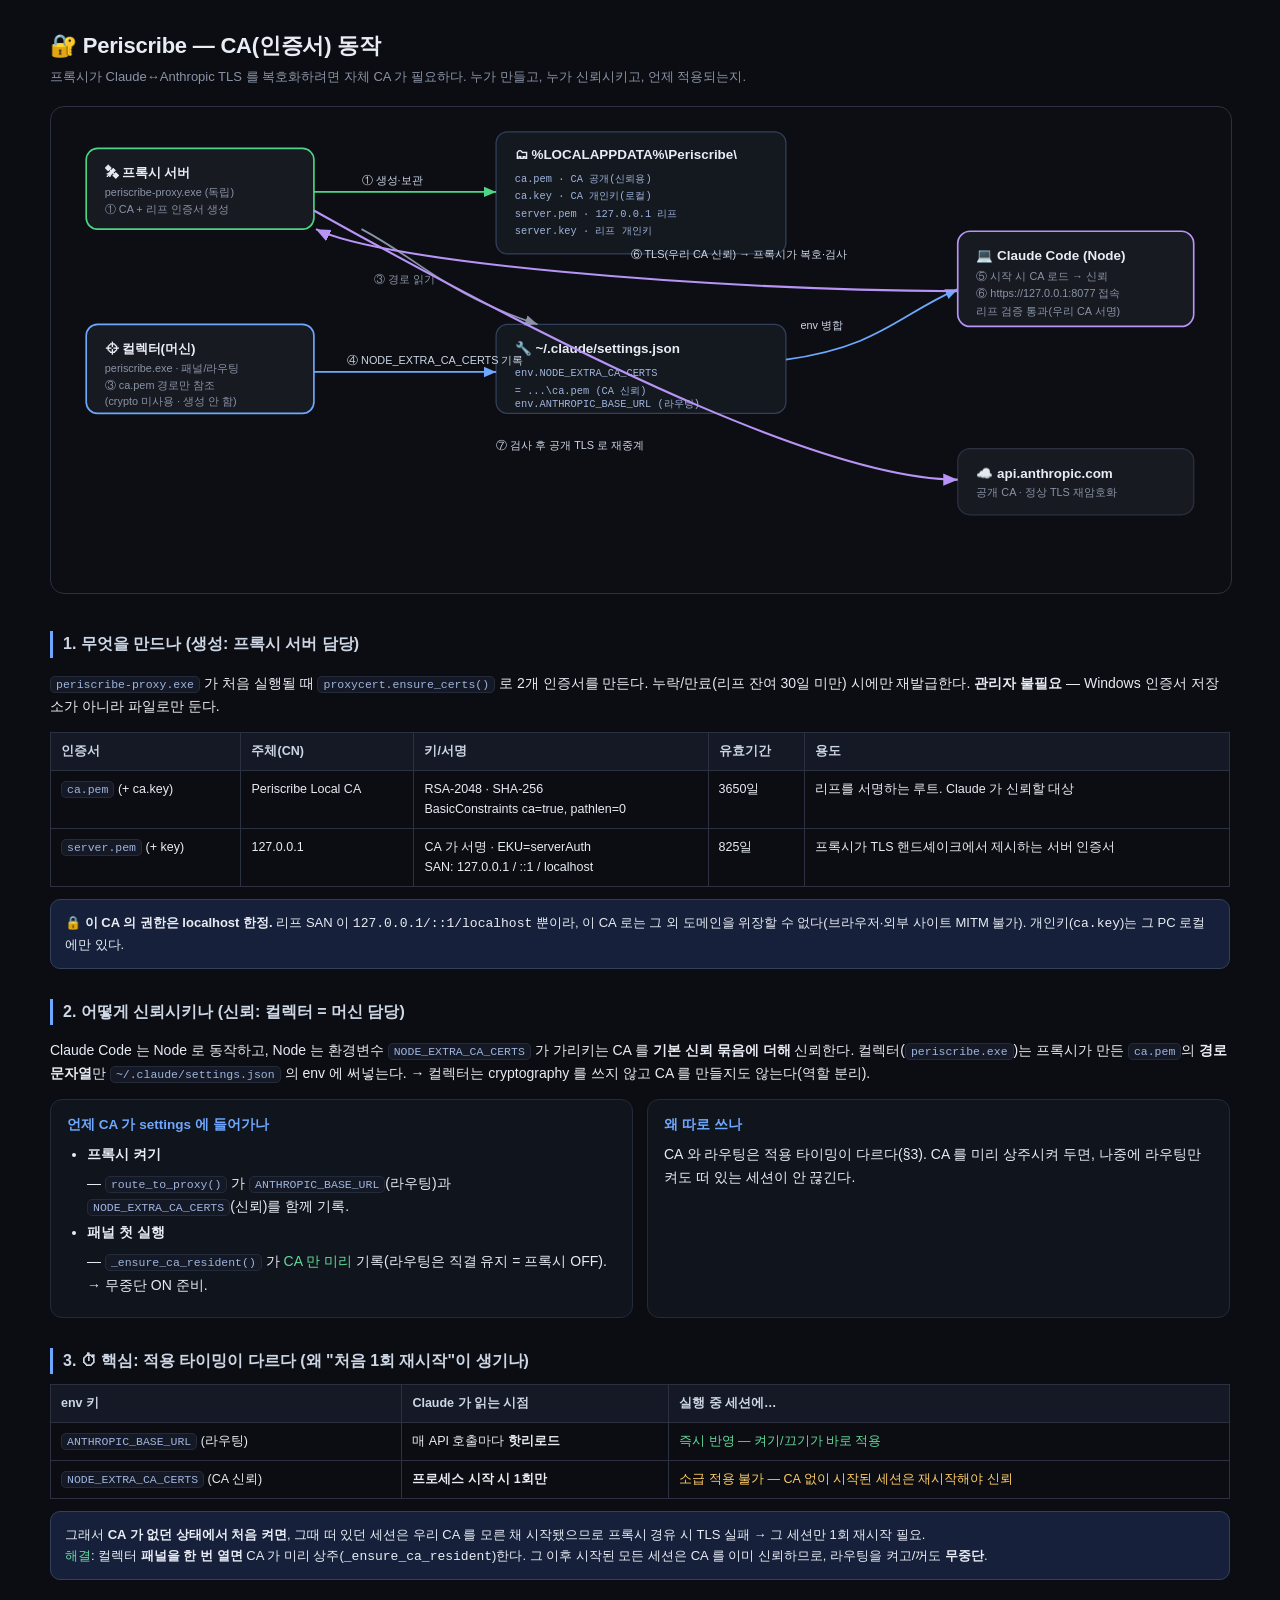
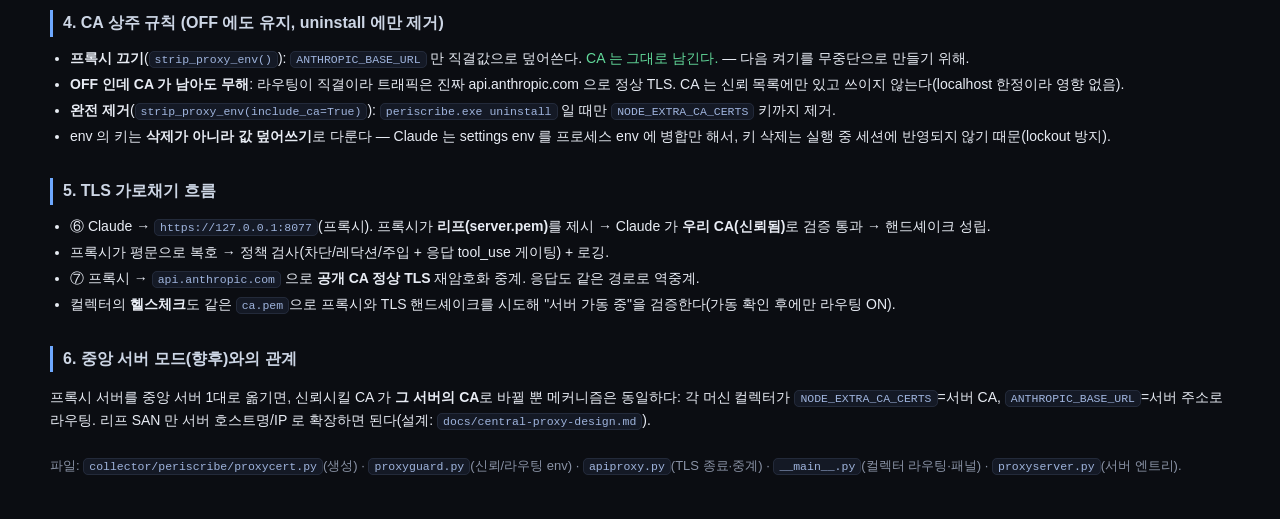
<file: docs/ca-behavior.html>
<!doctype html>
<html lang="ko">
<head>
<meta charset="utf-8">
<meta name="viewport" content="width=device-width, initial-scale=1">
<title>Periscribe — CA(인증서) 동작</title>
<style>
  body{margin:0;background:#0b0d12;color:#e8ecf4;font:14px/1.65 -apple-system,Segoe UI,Roboto,'Malgun Gothic',sans-serif;padding:28px 22px}
  .wrap{max-width:1180px;margin:0 auto}
  h1{font-size:22px;margin:0 0 2px;letter-spacing:-.01em}
  h2{font-size:16px;margin:30px 0 10px;color:#cdd6e5;border-left:3px solid #6ea8fe;padding-left:10px}
  .sub{color:#8a93a6;margin:0 0 18px;font-size:13px}
  svg{width:100%;height:auto;background:#0c0e13;border:1px solid #2b3140;border-radius:14px}
  .node{fill:#171a21;stroke:#2b3140;stroke-width:1.2}
  .node.proxy{stroke:#4cd585;stroke-width:1.6}
  .node.col{stroke:#6ea8fe;stroke-width:1.6}
  .node.claude{stroke:#b794f6;stroke-width:1.6}
  .node.file{fill:#14181f;stroke:#33405c}
  .ntitle{fill:#e8ecf4;font-weight:700;font-size:13px}
  .nsub{fill:#8a93a6;font-size:10.5px}
  .edge{stroke:#8a93a6;stroke-width:1.7;fill:none;marker-end:url(#a)}
  .edge.gen{stroke:#4cd585;marker-end:url(#ag)}
  .edge.trust{stroke:#6ea8fe;marker-end:url(#ab)}
  .edge.tls{stroke:#b794f6;stroke-width:2;marker-end:url(#ap)}
  .el{fill:#cdd6e5;font-size:10.5px}
  .el.dim{fill:#8a93a6}
  .mono{font-family:ui-monospace,Consolas,monospace;font-size:10px;fill:#9fb4dd}
  table{border-collapse:collapse;width:100%;margin:6px 0 4px;font-size:12.5px}
  th,td{border:1px solid #2b3140;padding:8px 10px;text-align:left;vertical-align:top}
  th{background:#141925;color:#cdd6e5;font-weight:600}
  td code,p code,li code{background:#141925;border:1px solid #232a3a;border-radius:5px;padding:1px 5px;font-family:ui-monospace,Consolas,monospace;font-size:11.5px;color:#9fb4dd}
  .grid{display:grid;grid-template-columns:1fr 1fr;gap:14px;margin-top:8px}
  .box{background:#10141d;border:1px solid #232a3a;border-radius:12px;padding:14px 16px}
  .box b{display:block;margin-bottom:6px;font-size:13.5px}
  .ok{color:#62d99a}.warn{color:#ffcc66}.key{color:#6ea8fe}.danger{color:#ff6b6b}
  ul{margin:6px 0;padding-left:20px}li{margin:3px 0}
  .callout{background:#16203a;border:1px solid #33405c;border-radius:10px;padding:12px 14px;margin:12px 0;font-size:13px}
  @media(max-width:760px){.grid{grid-template-columns:1fr}}
</style>
</head>
<body>
<div class="wrap">
  <h1>🔐 Periscribe — CA(인증서) 동작</h1>
  <p class="sub">프록시가 Claude↔Anthropic TLS 를 복호화하려면 자체 CA 가 필요하다. 누가 만들고, 누가 신뢰시키고, 언제 적용되는지.</p>

  <!-- ===== 흐름도 ===== -->
  <svg viewBox="0 0 1140 470" role="img" aria-label="CA 생성·신뢰·TLS 흐름">
    <defs>
      <marker id="a"  markerWidth="9" markerHeight="9" refX="7" refY="3" orient="auto"><path d="M0,0 L7,3 L0,6 Z" fill="#8a93a6"/></marker>
      <marker id="ag" markerWidth="9" markerHeight="9" refX="7" refY="3" orient="auto"><path d="M0,0 L7,3 L0,6 Z" fill="#4cd585"/></marker>
      <marker id="ab" markerWidth="9" markerHeight="9" refX="7" refY="3" orient="auto"><path d="M0,0 L7,3 L0,6 Z" fill="#6ea8fe"/></marker>
      <marker id="ap" markerWidth="9" markerHeight="9" refX="7" refY="3" orient="auto"><path d="M0,0 L7,3 L0,6 Z" fill="#b794f6"/></marker>
    </defs>

    <!-- 프록시 서버 -->
    <rect class="node proxy" x="34" y="40" width="220" height="78" rx="11"/>
    <text class="ntitle" x="52" y="68">🛰 프록시 서버</text>
    <text class="nsub" x="52" y="86">periscribe-proxy.exe (독립)</text>
    <text class="nsub" x="52" y="102">① CA + 리프 인증서 생성</text>

    <!-- 데이터 폴더 파일 -->
    <rect class="node file" x="430" y="24" width="280" height="118" rx="11"/>
    <text class="ntitle" x="448" y="50">🗂 %LOCALAPPDATA%\Periscribe\</text>
    <text class="mono" x="448" y="72">ca.pem      · CA 공개(신뢰용)</text>
    <text class="mono" x="448" y="89">ca.key      · CA 개인키(로컬)</text>
    <text class="mono" x="448" y="106">server.pem  · 127.0.0.1 리프</text>
    <text class="mono" x="448" y="123">server.key  · 리프 개인키</text>

    <!-- 컬렉터 -->
    <rect class="node col" x="34" y="210" width="220" height="86" rx="11"/>
    <text class="ntitle" x="52" y="238">⌖ 컬렉터(머신)</text>
    <text class="nsub" x="52" y="256">periscribe.exe · 패널/라우팅</text>
    <text class="nsub" x="52" y="272">③ ca.pem 경로만 참조</text>
    <text class="nsub" x="52" y="288">(crypto 미사용 · 생성 안 함)</text>

    <!-- settings.json -->
    <rect class="node file" x="430" y="210" width="280" height="86" rx="11"/>
    <text class="ntitle" x="448" y="238">🔧 ~/.claude/settings.json</text>
    <text class="mono" x="448" y="260">env.NODE_EXTRA_CA_CERTS</text>
    <text class="mono" x="448" y="277"> = ...\ca.pem  (CA 신뢰)</text>
    <text class="mono" x="448" y="290" fill="#8a93a6"> env.ANTHROPIC_BASE_URL (라우팅)</text>

    <!-- Claude -->
    <rect class="node claude" x="876" y="120" width="228" height="92" rx="12"/>
    <text class="ntitle" x="894" y="148">💻 Claude Code (Node)</text>
    <text class="nsub" x="894" y="167">⑤ 시작 시 CA 로드 → 신뢰</text>
    <text class="nsub" x="894" y="184">⑥ https://127.0.0.1:8077 접속</text>
    <text class="nsub" x="894" y="201">리프 검증 통과(우리 CA 서명)</text>

    <!-- Anthropic -->
    <rect class="node" x="876" y="330" width="228" height="64" rx="12"/>
    <text class="ntitle" x="894" y="358">☁️ api.anthropic.com</text>
    <text class="nsub" x="894" y="376">공개 CA · 정상 TLS 재암호화</text>

    <!-- edges -->
    <!-- 생성 -->
    <path class="edge gen" d="M254,82 H430"/>
    <text class="el" x="300" y="74">① 생성·보관</text>
    <!-- 컬렉터가 ca.pem 참조 -->
    <path class="edge" d="M300,118 C360,150 380,180 470,210"/>
    <text class="el dim" x="312" y="170">③ 경로 읽기</text>
    <!-- 컬렉터 → settings 기록 -->
    <path class="edge trust" d="M254,256 H430"/>
    <text class="el" x="286" y="248">④ NODE_EXTRA_CA_CERTS 기록</text>
    <!-- settings → claude -->
    <path class="edge trust" d="M710,244 C800,232 820,200 876,176"/>
    <text class="el" x="724" y="214">env 병합</text>
    <!-- TLS claude→proxy -->
    <path class="edge tls" d="M876,178 C620,176 320,150 256,118"/>
    <text class="el" x="560" y="146" fill="#b794f6">⑥ TLS(우리 CA 신뢰) → 프록시가 복호·검사</text>
    <!-- proxy→anthropic -->
    <path class="edge tls" d="M254,100 C540,260 760,360 876,360"/>
    <text class="el" x="430" y="330" fill="#b794f6">⑦ 검사 후 공개 TLS 로 재중계</text>
  </svg>

  <h2>1. 무엇을 만드나 (생성: 프록시 서버 담당)</h2>
  <p><code>periscribe-proxy.exe</code> 가 처음 실행될 때 <code>proxycert.ensure_certs()</code> 로 2개 인증서를 만든다. 누락/만료(리프 잔여 30일 미만) 시에만 재발급한다. <b>관리자 불필요</b> — Windows 인증서 저장소가 아니라 파일로만 둔다.</p>
  <table>
    <tr><th>인증서</th><th>주체(CN)</th><th>키/서명</th><th>유효기간</th><th>용도</th></tr>
    <tr><td><code>ca.pem</code> (+ ca.key)</td><td>Periscribe Local CA</td><td>RSA-2048 · SHA-256<br>BasicConstraints ca=true, pathlen=0</td><td>3650일</td><td>리프를 서명하는 루트. Claude 가 신뢰할 대상</td></tr>
    <tr><td><code>server.pem</code> (+ key)</td><td>127.0.0.1</td><td>CA 가 서명 · EKU=serverAuth<br>SAN: 127.0.0.1 / ::1 / localhost</td><td>825일</td><td>프록시가 TLS 핸드셰이크에서 제시하는 서버 인증서</td></tr>
  </table>
  <div class="callout">🔒 <b>이 CA 의 권한은 localhost 한정.</b> 리프 SAN 이 <code>127.0.0.1/::1/localhost</code> 뿐이라, 이 CA 로는 그 외 도메인을 위장할 수 없다(브라우저·외부 사이트 MITM 불가). 개인키(<code>ca.key</code>)는 그 PC 로컬에만 있다.</div>

  <h2>2. 어떻게 신뢰시키나 (신뢰: 컬렉터 = 머신 담당)</h2>
  <p>Claude Code 는 Node 로 동작하고, Node 는 환경변수 <code>NODE_EXTRA_CA_CERTS</code> 가 가리키는 CA 를 <b>기본 신뢰 묶음에 더해</b> 신뢰한다. 컬렉터(<code>periscribe.exe</code>)는 프록시가 만든 <code>ca.pem</code>의 <b>경로 문자열</b>만 <code>~/.claude/settings.json</code> 의 env 에 써넣는다. → 컬렉터는 cryptography 를 쓰지 않고 CA 를 만들지도 않는다(역할 분리).</p>
  <div class="grid">
    <div class="box"><b class="key">언제 CA 가 settings 에 들어가나</b>
      <ul>
        <li><b>프록시 켜기</b> — <code>route_to_proxy()</code> 가 <code>ANTHROPIC_BASE_URL</code>(라우팅)과 <code>NODE_EXTRA_CA_CERTS</code>(신뢰)를 함께 기록.</li>
        <li><b>패널 첫 실행</b> — <code>_ensure_ca_resident()</code> 가 <span class="ok">CA 만 미리</span> 기록(라우팅은 직결 유지 = 프록시 OFF). → 무중단 ON 준비.</li>
      </ul>
    </div>
    <div class="box"><b class="key">왜 따로 쓰나</b>
      <p style="margin:0">CA 와 라우팅은 적용 타이밍이 다르다(§3). CA 를 미리 상주시켜 두면, 나중에 라우팅만 켜도 떠 있는 세션이 안 끊긴다.</p>
    </div>
  </div>

  <h2>3. ⏱ 핵심: 적용 타이밍이 다르다 (왜 "처음 1회 재시작"이 생기나)</h2>
  <table>
    <tr><th>env 키</th><th>Claude 가 읽는 시점</th><th>실행 중 세션에…</th></tr>
    <tr><td><code>ANTHROPIC_BASE_URL</code> (라우팅)</td><td>매 API 호출마다 <b>핫리로드</b></td><td class="ok">즉시 반영 — 켜기/끄기가 바로 적용</td></tr>
    <tr><td><code>NODE_EXTRA_CA_CERTS</code> (CA 신뢰)</td><td><b>프로세스 시작 시 1회만</b></td><td class="warn">소급 적용 불가 — CA 없이 시작된 세션은 재시작해야 신뢰</td></tr>
  </table>
  <div class="callout">
    그래서 <b>CA 가 없던 상태에서 처음 켜면</b>, 그때 떠 있던 세션은 우리 CA 를 모른 채 시작됐으므로 프록시 경유 시 TLS 실패 → 그 세션만 1회 재시작 필요.<br>
    <span class="ok">해결</span>: 컬렉터 <b>패널을 한 번 열면</b> CA 가 미리 상주(<code>_ensure_ca_resident</code>)한다. 그 이후 시작된 모든 세션은 CA 를 이미 신뢰하므로, 라우팅을 켜고/꺼도 <b>무중단</b>.
  </div>

  <h2>4. CA 상주 규칙 (OFF 에도 유지, uninstall 에만 제거)</h2>
  <ul>
    <li><b>프록시 끄기</b>(<code>strip_proxy_env()</code>): <code>ANTHROPIC_BASE_URL</code> 만 직결값으로 덮어쓴다. <span class="ok">CA 는 그대로 남긴다.</span> — 다음 켜기를 무중단으로 만들기 위해.</li>
    <li><b>OFF 인데 CA 가 남아도 무해</b>: 라우팅이 직결이라 트래픽은 진짜 api.anthropic.com 으로 정상 TLS. CA 는 신뢰 목록에만 있고 쓰이지 않는다(localhost 한정이라 영향 없음).</li>
    <li><b>완전 제거</b>(<code>strip_proxy_env(include_ca=True)</code>): <code>periscribe.exe uninstall</code> 일 때만 <code>NODE_EXTRA_CA_CERTS</code> 키까지 제거.</li>
    <li>env 의 키는 <b>삭제가 아니라 값 덮어쓰기</b>로 다룬다 — Claude 는 settings env 를 프로세스 env 에 병합만 해서, 키 삭제는 실행 중 세션에 반영되지 않기 때문(lockout 방지).</li>
  </ul>

  <h2>5. TLS 가로채기 흐름</h2>
  <ul>
    <li>⑥ Claude → <code>https://127.0.0.1:8077</code>(프록시). 프록시가 <b>리프(server.pem)</b>를 제시 → Claude 가 <b>우리 CA(신뢰됨)</b>로 검증 통과 → 핸드셰이크 성립.</li>
    <li>프록시가 평문으로 복호 → 정책 검사(차단/레닥션/주입 + 응답 tool_use 게이팅) + 로깅.</li>
    <li>⑦ 프록시 → <code>api.anthropic.com</code> 으로 <b>공개 CA 정상 TLS</b> 재암호화 중계. 응답도 같은 경로로 역중계.</li>
    <li>컬렉터의 <b>헬스체크</b>도 같은 <code>ca.pem</code>으로 프록시와 TLS 핸드셰이크를 시도해 "서버 가동 중"을 검증한다(가동 확인 후에만 라우팅 ON).</li>
  </ul>

  <h2>6. 중앙 서버 모드(향후)와의 관계</h2>
  <p>프록시 서버를 중앙 서버 1대로 옮기면, 신뢰시킬 CA 가 <b>그 서버의 CA</b>로 바뀔 뿐 메커니즘은 동일하다: 각 머신 컬렉터가 <code>NODE_EXTRA_CA_CERTS</code>=서버 CA, <code>ANTHROPIC_BASE_URL</code>=서버 주소로 라우팅. 리프 SAN 만 서버 호스트명/IP 로 확장하면 된다(설계: <code>docs/central-proxy-design.md</code>).</p>

  <p class="sub" style="margin-top:22px">파일: <code>collector/periscribe/proxycert.py</code>(생성) · <code>proxyguard.py</code>(신뢰/라우팅 env) · <code>apiproxy.py</code>(TLS 종료·중계) · <code>__main__.py</code>(컬렉터 라우팅·패널) · <code>proxyserver.py</code>(서버 엔트리).</p>
</div>
</body>
</html>
</file>
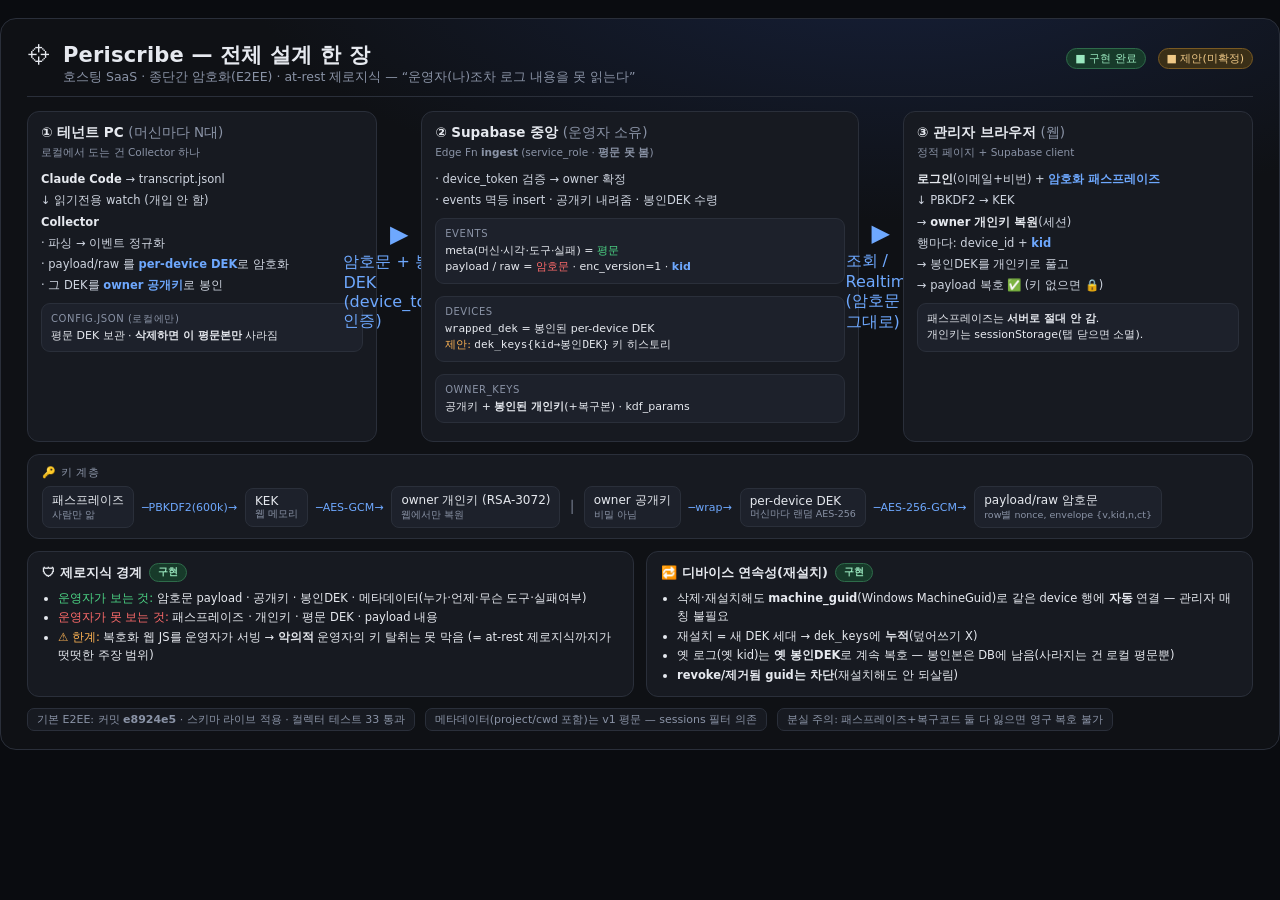
<file: docs/design-overview.html>
<!DOCTYPE html>
<html lang="ko">
<head>
<meta charset="UTF-8" />
<title>Periscribe — 전체 설계 한 장</title>
<style>
  :root{
    --bg:#0f1115; --panel:#171a21; --panel2:#1d212b; --ink:#e6e9ef; --muted:#8a93a6;
    --border:#2a2f3a; --accent:#6ea8fe; --ok:#4cd585; --warn:#ffb454; --crit:#ff6b6b;
    --done:#173a2a; --done-b:#2e6b4a; --prop:#3a2f17; --prop-b:#7a5a22;
  }
  *{box-sizing:border-box}
  html,body{margin:0;background:#0a0c10;color:var(--ink);
    font-family:"Pretendard","Malgun Gothic","Segoe UI",system-ui,sans-serif;}
  /* 1280x720 슬라이드. 브라우저에서 인쇄(가로) → PDF/이미지 캡처용 */
  .slide{width:1280px;min-height:720px;margin:18px auto;background:
    radial-gradient(1200px 500px at 70% -10%, #16203a 0%, var(--bg) 55%);
    border:1px solid var(--border);border-radius:16px;padding:22px 26px 18px;}
  .head{display:flex;align-items:baseline;gap:14px;border-bottom:1px solid var(--border);padding-bottom:10px}
  .logo{font-size:22px}
  .title{font-size:21px;font-weight:800;letter-spacing:.2px}
  .sub{font-size:12.5px;color:var(--muted)}
  .legend{margin-left:auto;font-size:11px;color:var(--muted);display:flex;gap:12px;align-items:center}
  .pill{display:inline-flex;align-items:center;gap:5px;padding:2px 8px;border-radius:999px;border:1px solid}
  .pill.done{background:var(--done);border-color:var(--done-b);color:#9be9c0}
  .pill.prop{background:var(--prop);border-color:var(--prop-b);color:#f0c987}

  .flow{display:grid;grid-template-columns:1fr 44px 1.25fr 44px 1fr;gap:0;margin-top:14px;align-items:stretch}
  .zone{background:var(--panel);border:1px solid var(--border);border-radius:12px;padding:12px 13px;display:flex;flex-direction:column}
  .zone h3{margin:0 0 4px;font-size:13.5px}
  .zone .who{font-size:10.5px;color:var(--muted);margin-bottom:9px}
  .arrowcol{display:flex;flex-direction:column;align-items:center;justify-content:center;gap:6px;color:var(--accent)}
  .arrow{font-size:24px;line-height:1}
  .arrow .lbl{font-size:9.5px;color:var(--muted);display:block;text-align:center;max-width:42px}

  .step{font-size:11.5px;line-height:1.5;margin:2px 0;color:#cfd5e0}
  .step b{color:var(--ink)}
  .k{color:var(--accent);font-weight:700}
  .lock{color:var(--ok)}
  .box{background:var(--panel2);border:1px solid var(--border);border-radius:9px;padding:7px 9px;margin:6px 0;font-size:11px;line-height:1.5}
  .box .t{font-size:10px;color:var(--muted);text-transform:uppercase;letter-spacing:.6px;margin-bottom:2px}
  .ct{color:var(--crit)}  /* ciphertext */
  .pt{color:var(--ok)}    /* plaintext-meta */
  .mono{font-family:ui-monospace,Consolas,monospace}

  .band{margin-top:12px;background:var(--panel);border:1px solid var(--border);border-radius:12px;padding:10px 14px}
  .band .t{font-size:11px;color:var(--muted);letter-spacing:.6px;text-transform:uppercase;margin-bottom:6px}
  .chain{display:flex;align-items:center;gap:8px;flex-wrap:wrap;font-size:12px}
  .node{background:var(--panel2);border:1px solid var(--border);border-radius:8px;padding:5px 9px}
  .node small{display:block;color:var(--muted);font-size:9.5px}
  .op{color:var(--accent);font-size:11px}
  .sep{color:var(--muted)}

  .grid2{display:grid;grid-template-columns:1fr 1fr;gap:12px;margin-top:12px}
  .card{border-radius:12px;padding:11px 14px;border:1px solid var(--border);background:var(--panel)}
  .card h4{margin:0 0 7px;font-size:13px;display:flex;align-items:center;gap:7px}
  .card ul{margin:0;padding-left:16px}
  .card li{font-size:11.5px;line-height:1.6;margin:1px 0}
  .yes{color:var(--ok)} .no{color:var(--crit)} .cau{color:var(--warn)}
  .foot{margin-top:11px;display:flex;gap:10px;font-size:11px;color:var(--muted);flex-wrap:wrap}
  .tag{padding:3px 9px;border-radius:7px;border:1px solid var(--border);background:var(--panel)}
  @media print{ body{background:#fff} .slide{margin:0;border:none;border-radius:0} @page{size:landscape} }
</style>
</head>
<body>
<div class="slide">

  <div class="head">
    <span class="logo">⌖</span>
    <div>
      <div class="title">Periscribe — 전체 설계 한 장</div>
      <div class="sub">호스팅 SaaS · 종단간 암호화(E2EE) · at-rest 제로지식 — “운영자(나)조차 로그 내용을 못 읽는다”</div>
    </div>
    <div class="legend">
      <span class="pill done">■ 구현 완료</span>
      <span class="pill prop">■ 제안(미확정)</span>
    </div>
  </div>

  <!-- 3-zone 데이터 흐름 -->
  <div class="flow">
    <!-- ① 테넌트 PC -->
    <div class="zone">
      <h3>① 테넌트 PC <span style="color:var(--muted);font-weight:400">(머신마다 N대)</span></h3>
      <div class="who">로컬에서 도는 건 Collector 하나</div>
      <div class="step"><b>Claude Code</b> → transcript.jsonl</div>
      <div class="step">↓ 읽기전용 watch (개입 안 함)</div>
      <div class="step"><b>Collector</b></div>
      <div class="step">· 파싱 → 이벤트 정규화</div>
      <div class="step">· payload/raw 를 <span class="k">per-device DEK</span>로 암호화</div>
      <div class="step">· 그 DEK를 <span class="k">owner 공개키</span>로 봉인</div>
      <div class="box">
        <div class="t">config.json (로컬에만)</div>
        평문 DEK 보관 · <b>삭제하면 이 평문본만</b> 사라짐
      </div>
    </div>

    <div class="arrowcol">
      <span class="arrow">▶</span>
      <span class="lbl">암호문 + 봉인 DEK<br/>(device_token 인증)</span>
    </div>

    <!-- ② Supabase 중앙 -->
    <div class="zone">
      <h3>② Supabase 중앙 <span style="color:var(--muted);font-weight:400">(운영자 소유)</span></h3>
      <div class="who">Edge Fn <b>ingest</b> (service_role · <b>평문 못 봄</b>)</div>
      <div class="step">· device_token 검증 → owner 확정</div>
      <div class="step">· events 멱등 insert · 공개키 내려줌 · 봉인DEK 수령</div>
      <div class="box">
        <div class="t">events</div>
        meta(머신·시각·도구·실패) = <span class="pt">평문</span><br/>
        payload / raw = <span class="ct">암호문</span> · enc_version=1 · <span class="k">kid</span>
      </div>
      <div class="box">
        <div class="t">devices</div>
        <span class="mono">wrapped_dek</span> = 봉인된 per-device DEK<br/>
        <span style="color:var(--warn)">제안:</span> <span class="mono">dek_keys{kid→봉인DEK}</span> 키 히스토리
      </div>
      <div class="box">
        <div class="t">owner_keys</div>
        공개키 + <b>봉인된 개인키</b>(+복구본) · kdf_params
      </div>
    </div>

    <div class="arrowcol">
      <span class="arrow">▶</span>
      <span class="lbl">조회 / Realtime<br/>(암호문 그대로)</span>
    </div>

    <!-- ③ 관리자 웹 -->
    <div class="zone">
      <h3>③ 관리자 브라우저 <span style="color:var(--muted);font-weight:400">(웹)</span></h3>
      <div class="who">정적 페이지 + Supabase client</div>
      <div class="step"><b>로그인</b>(이메일+비번) + <span class="k">암호화 패스프레이즈</span></div>
      <div class="step">↓ PBKDF2 → KEK</div>
      <div class="step">→ <b>owner 개인키 복원</b>(세션)</div>
      <div class="step">행마다: device_id + <span class="k">kid</span></div>
      <div class="step">→ 봉인DEK를 개인키로 풀고</div>
      <div class="step">→ payload 복호 <span class="lock">✅</span> (키 없으면 <span class="lock">🔒</span>)</div>
      <div class="box">
        패스프레이즈는 <b>서버로 절대 안 감</b>.<br/>
        개인키는 sessionStorage(탭 닫으면 소멸).
      </div>
    </div>
  </div>

  <!-- 키 계층 -->
  <div class="band">
    <div class="t">🔑 키 계층</div>
    <div class="chain">
      <span class="node">패스프레이즈<small>사람만 앎</small></span>
      <span class="op">─PBKDF2(600k)→</span>
      <span class="node">KEK<small>웹 메모리</small></span>
      <span class="op">─AES-GCM→</span>
      <span class="node">owner 개인키 (RSA-3072)<small>웹에서만 복원</small></span>
      <span class="sep">│</span>
      <span class="node">owner 공개키<small>비밀 아님</small></span>
      <span class="op">─wrap→</span>
      <span class="node">per-device DEK<small>머신마다 랜덤 AES-256</small></span>
      <span class="op">─AES-256-GCM→</span>
      <span class="node">payload/raw 암호문<small>row별 nonce, envelope {v,kid,n,ct}</small></span>
    </div>
  </div>

  <!-- 제로지식 경계 + 디바이스 연속성 -->
  <div class="grid2">
    <div class="card">
      <h4>🛡 제로지식 경계 <span class="pill done" style="font-size:9.5px">구현</span></h4>
      <ul>
        <li><span class="yes">운영자가 보는 것:</span> 암호문 payload · 공개키 · 봉인DEK · 메타데이터(누가·언제·무슨 도구·실패여부)</li>
        <li><span class="no">운영자가 못 보는 것:</span> 패스프레이즈 · 개인키 · 평문 DEK · payload 내용</li>
        <li><span class="cau">⚠ 한계:</span> 복호화 웹 JS를 운영자가 서빙 → <b>악의적</b> 운영자의 키 탈취는 못 막음 (= at-rest 제로지식까지가 떳떳한 주장 범위)</li>
      </ul>
    </div>
    <div class="card">
      <h4>🔁 디바이스 연속성(재설치) <span class="pill done" style="font-size:9.5px">구현</span></h4>
      <ul>
        <li>삭제·재설치해도 <b>machine_guid</b>(Windows MachineGuid)로 같은 device 행에 <b>자동</b> 연결 — 관리자 매칭 불필요</li>
        <li>재설치 = 새 DEK 세대 → <span class="mono">dek_keys</span>에 <b>누적</b>(덮어쓰기 X)</li>
        <li>옛 로그(옛 kid)는 <b>옛 봉인DEK</b>로 계속 복호 — 봉인본은 DB에 남음(사라지는 건 로컬 평문뿐)</li>
        <li><b>revoke/제거됨 guid는 차단</b>(재설치해도 안 되살림)</li>
      </ul>
    </div>
  </div>

  <div class="foot">
    <span class="tag">기본 E2EE: 커밋 <b>e8924e5</b> · 스키마 라이브 적용 · 컬렉터 테스트 33 통과</span>
    <span class="tag">메타데이터(project/cwd 포함)는 v1 평문 — sessions 필터 의존</span>
    <span class="tag">분실 주의: 패스프레이즈+복구코드 둘 다 잃으면 영구 복호 불가</span>
  </div>

</div>
</body>
</html>
</file>
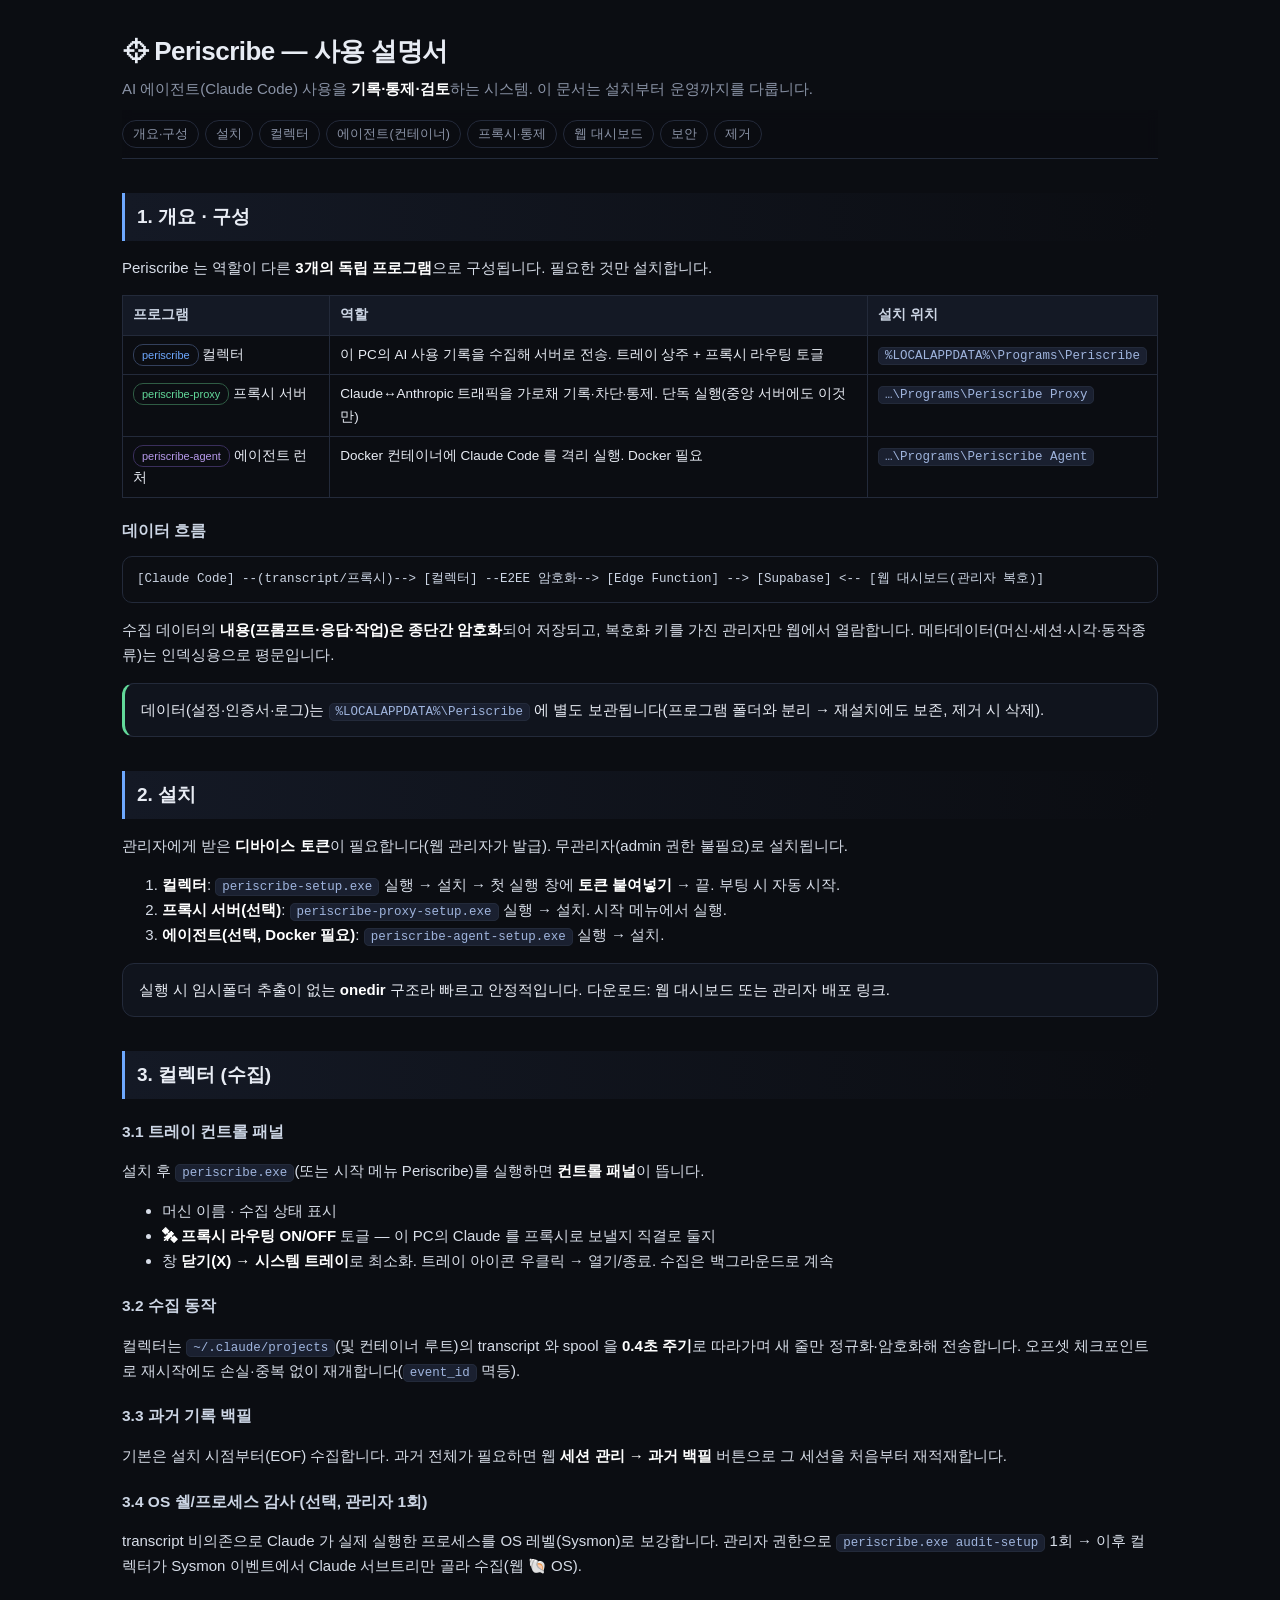
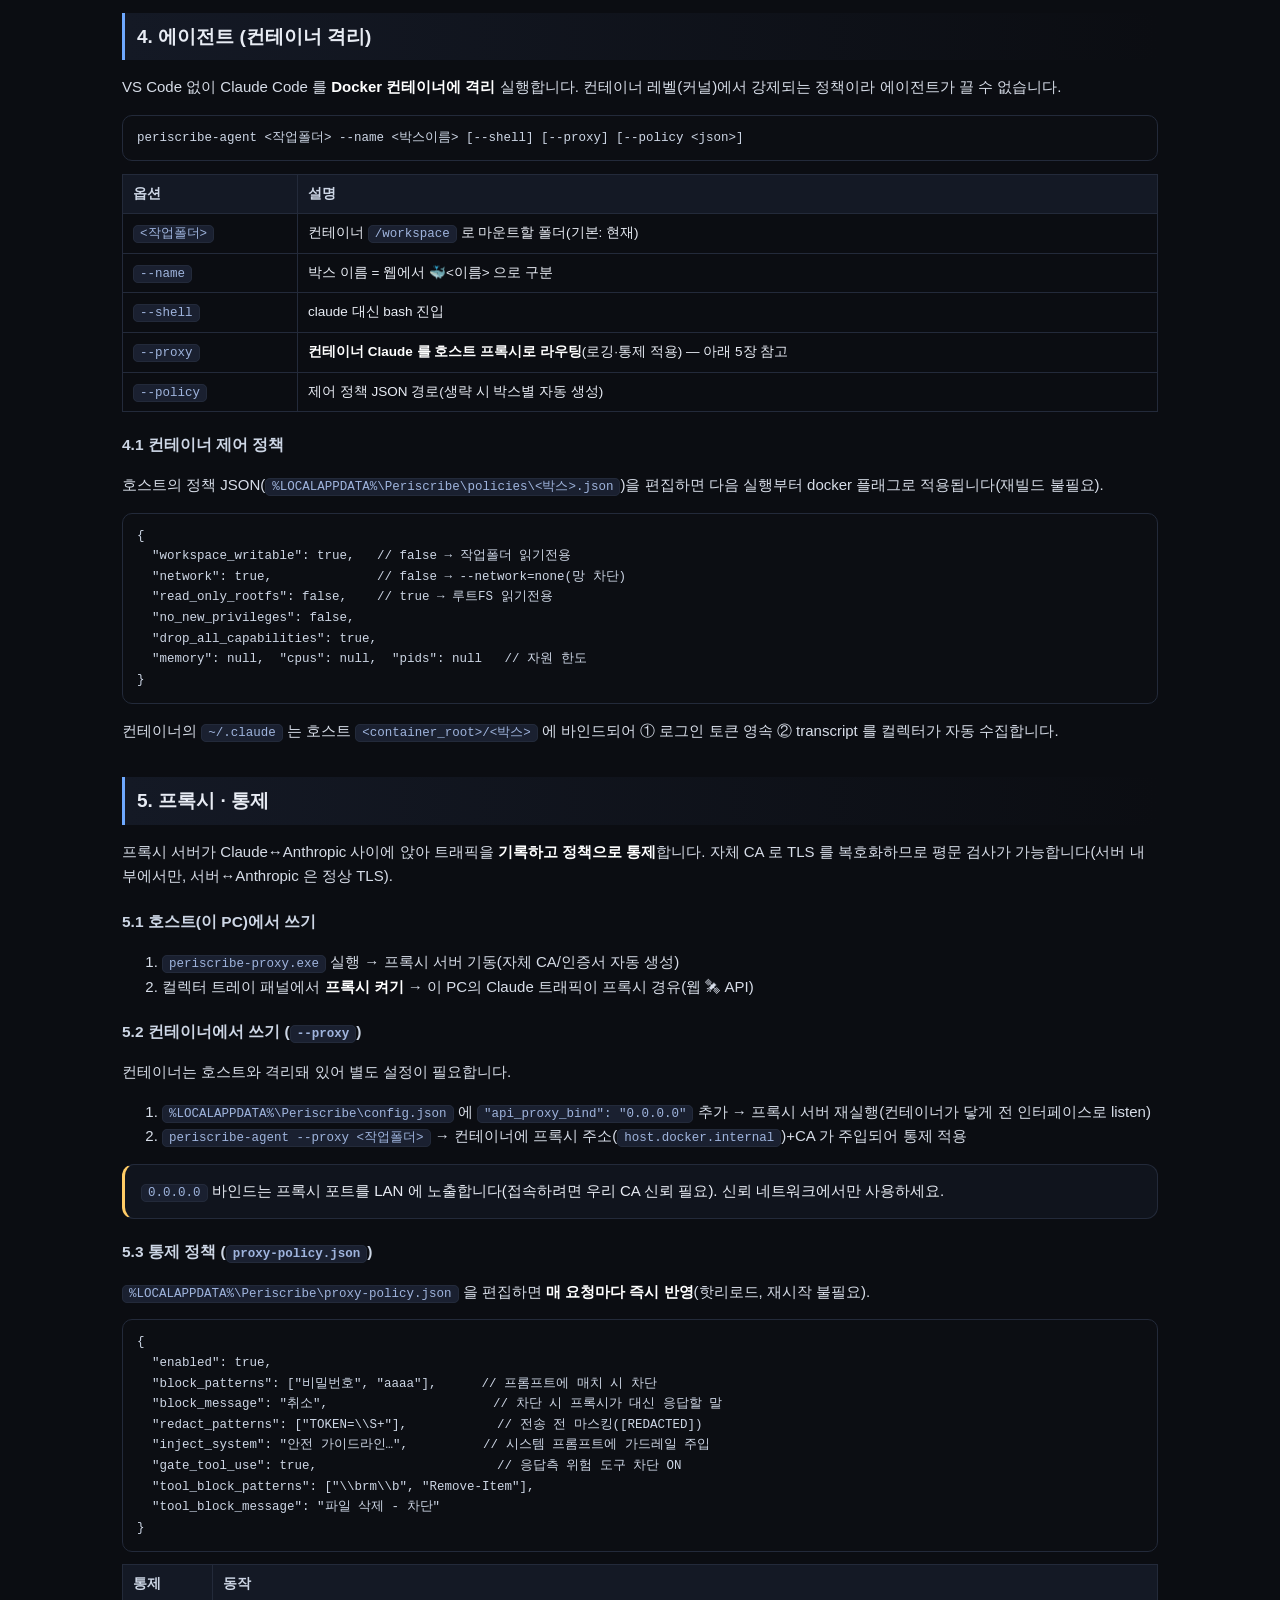
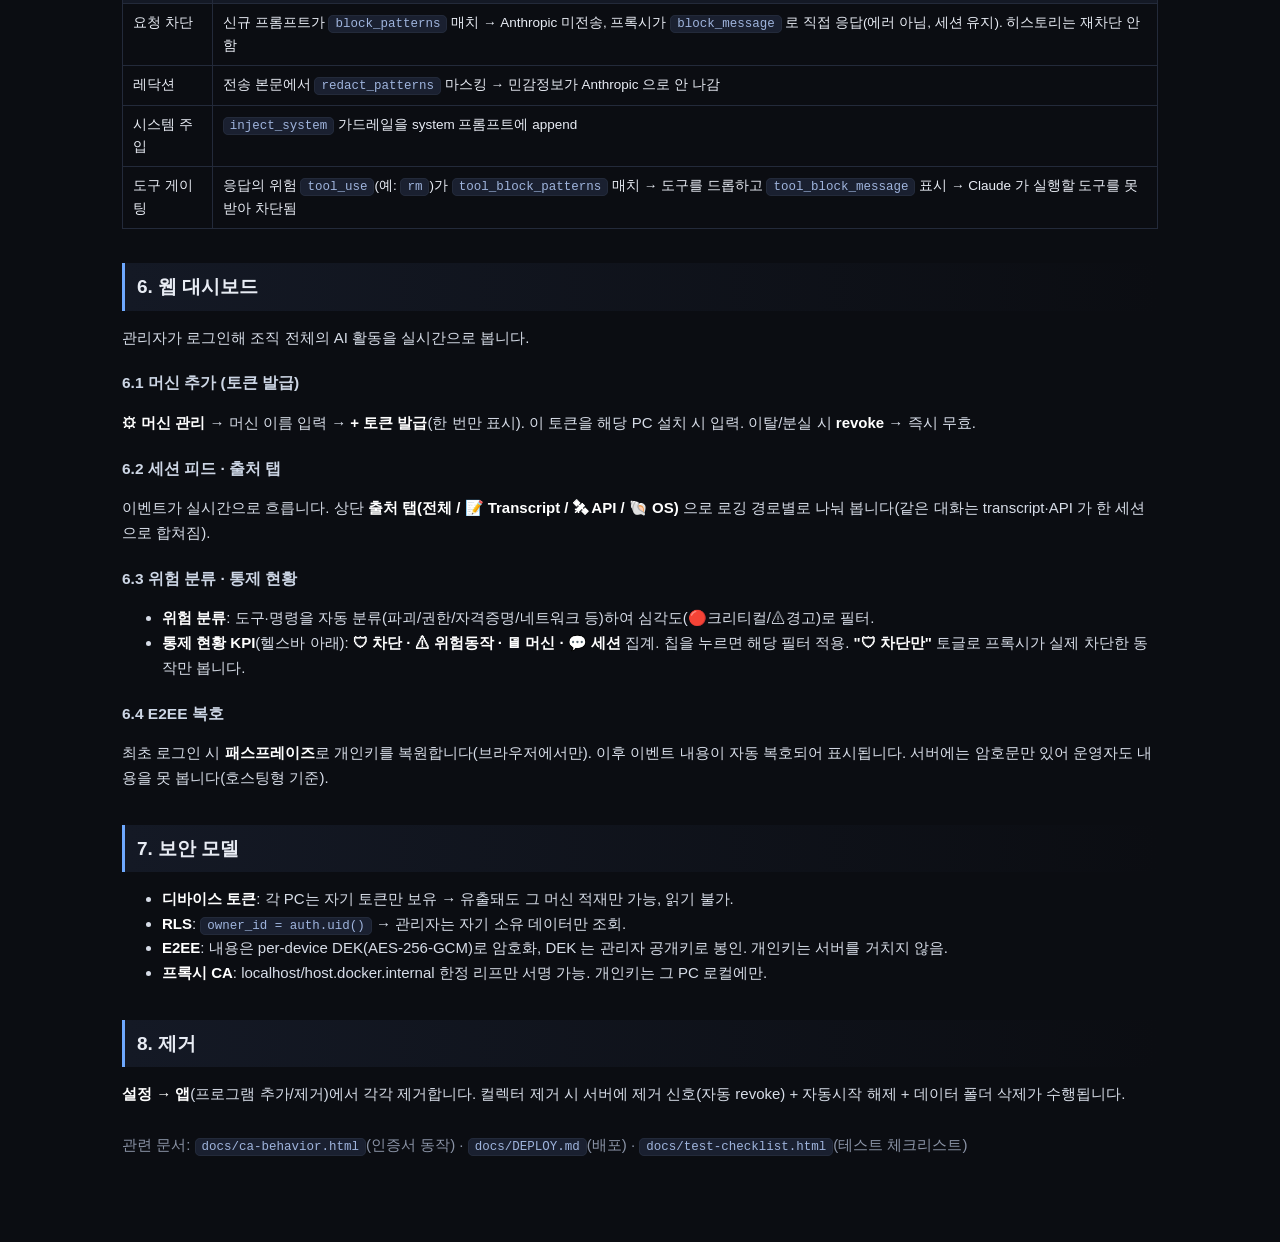
<file: docs/manual.html>
<!doctype html>
<html lang="ko">
<head>
<meta charset="utf-8">
<meta name="viewport" content="width=device-width, initial-scale=1">
<title>Periscribe — 사용 설명서</title>
<style>
  :root{--bg:#0b0d12;--panel:#10141d;--panel2:#141925;--bd:#232a3a;--tx:#e8ecf4;--mut:#8a93a6;--acc:#6ea8fe;--ok:#62d99a;--warn:#ffcc66;--err:#ff6b6b;--vio:#b79aec}
  *{box-sizing:border-box}
  body{margin:0;background:var(--bg);color:var(--tx);font:15px/1.65 -apple-system,Segoe UI,Roboto,'Malgun Gothic',sans-serif}
  .wrap{max-width:1080px;margin:0 auto;padding:30px 22px 80px}
  h1{font-size:26px;margin:0 0 4px;letter-spacing:-.02em}
  .sub{color:var(--mut);margin:0 0 8px}
  h2{font-size:19px;margin:34px 0 10px;padding:8px 0 8px 12px;border-left:3px solid var(--acc);background:linear-gradient(90deg,#141925,transparent)}
  h3{font-size:15.5px;margin:20px 0 6px;color:#cdd6e5}
  p,li{color:#d7dde8}
  code{background:#1a2030;border:1px solid var(--bd);border-radius:5px;padding:1px 6px;font-family:ui-monospace,Consolas,monospace;font-size:12.5px;color:#9fb4dd}
  pre{background:#0c0e13;border:1px solid var(--bd);border-radius:10px;padding:12px 14px;overflow:auto;font-family:ui-monospace,Consolas,monospace;font-size:12.5px;color:#cdd6e5}
  table{border-collapse:collapse;width:100%;margin:8px 0;font-size:13.5px}
  th,td{border:1px solid var(--bd);padding:8px 10px;text-align:left;vertical-align:top}
  th{background:#141925;color:#cdd6e5}
  .nav{position:sticky;top:0;background:rgba(11,13,18,.92);backdrop-filter:blur(6px);border-bottom:1px solid var(--bd);padding:10px 0;margin:0 0 10px;display:flex;flex-wrap:wrap;gap:6px}
  .nav a{color:var(--mut);text-decoration:none;font-size:12.5px;border:1px solid var(--bd);border-radius:14px;padding:3px 10px}
  .nav a:hover{color:var(--tx);border-color:var(--acc)}
  .box{background:var(--panel);border:1px solid var(--bd);border-radius:12px;padding:14px 16px;margin:10px 0}
  .tip{border-left:3px solid var(--ok)}.warn{border-left:3px solid var(--warn)}.danger{border-left:3px solid var(--err)}
  .pill{display:inline-block;font-size:11px;border-radius:10px;padding:1px 8px;border:1px solid var(--bd)}
  .p-col{color:var(--acc);border-color:#33405c}.p-prx{color:var(--ok);border-color:#2f5c44}.p-agt{color:var(--vio);border-color:#3a2f5c}
  b{color:#fff}
</style>
</head>
<body>
<div class="wrap">
  <h1>⌖ Periscribe — 사용 설명서</h1>
  <p class="sub">AI 에이전트(Claude Code) 사용을 <b>기록·통제·검토</b>하는 시스템. 이 문서는 설치부터 운영까지를 다룹니다.</p>

  <nav class="nav">
    <a href="#overview">개요·구성</a><a href="#install">설치</a><a href="#collector">컬렉터</a>
    <a href="#agent">에이전트(컨테이너)</a><a href="#proxy">프록시·통제</a><a href="#web">웹 대시보드</a>
    <a href="#security">보안</a><a href="#uninstall">제거</a>
  </nav>

  <h2 id="overview">1. 개요 · 구성</h2>
  <p>Periscribe 는 역할이 다른 <b>3개의 독립 프로그램</b>으로 구성됩니다. 필요한 것만 설치합니다.</p>
  <table>
    <tr><th>프로그램</th><th>역할</th><th>설치 위치</th></tr>
    <tr><td><span class="pill p-col">periscribe</span> 컬렉터</td><td>이 PC의 AI 사용 기록을 수집해 서버로 전송. 트레이 상주 + 프록시 라우팅 토글</td><td><code>%LOCALAPPDATA%\Programs\Periscribe</code></td></tr>
    <tr><td><span class="pill p-prx">periscribe-proxy</span> 프록시 서버</td><td>Claude↔Anthropic 트래픽을 가로채 기록·차단·통제. 단독 실행(중앙 서버에도 이것만)</td><td><code>…\Programs\Periscribe Proxy</code></td></tr>
    <tr><td><span class="pill p-agt">periscribe-agent</span> 에이전트 런처</td><td>Docker 컨테이너에 Claude Code 를 격리 실행. Docker 필요</td><td><code>…\Programs\Periscribe Agent</code></td></tr>
  </table>
  <h3>데이터 흐름</h3>
  <pre>[Claude Code] --(transcript/프록시)--> [컬렉터] --E2EE 암호화--> [Edge Function] --> [Supabase] <-- [웹 대시보드(관리자 복호)]</pre>
  <p>수집 데이터의 <b>내용(프롬프트·응답·작업)은 종단간 암호화</b>되어 저장되고, 복호화 키를 가진 관리자만 웹에서 열람합니다. 메타데이터(머신·세션·시각·동작종류)는 인덱싱용으로 평문입니다.</p>
  <div class="box tip">데이터(설정·인증서·로그)는 <code>%LOCALAPPDATA%\Periscribe</code> 에 별도 보관됩니다(프로그램 폴더와 분리 → 재설치에도 보존, 제거 시 삭제).</div>

  <h2 id="install">2. 설치</h2>
  <p>관리자에게 받은 <b>디바이스 토큰</b>이 필요합니다(웹 관리자가 발급). 무관리자(admin 권한 불필요)로 설치됩니다.</p>
  <ol>
    <li><b>컬렉터</b>: <code>periscribe-setup.exe</code> 실행 → 설치 → 첫 실행 창에 <b>토큰 붙여넣기</b> → 끝. 부팅 시 자동 시작.</li>
    <li><b>프록시 서버(선택)</b>: <code>periscribe-proxy-setup.exe</code> 실행 → 설치. 시작 메뉴에서 실행.</li>
    <li><b>에이전트(선택, Docker 필요)</b>: <code>periscribe-agent-setup.exe</code> 실행 → 설치.</li>
  </ol>
  <div class="box">실행 시 임시폴더 추출이 없는 <b>onedir</b> 구조라 빠르고 안정적입니다. 다운로드: 웹 대시보드 또는 관리자 배포 링크.</div>

  <h2 id="collector">3. 컬렉터 (수집)</h2>
  <h3>3.1 트레이 컨트롤 패널</h3>
  <p>설치 후 <code>periscribe.exe</code>(또는 시작 메뉴 Periscribe)를 실행하면 <b>컨트롤 패널</b>이 뜹니다.</p>
  <ul>
    <li>머신 이름 · 수집 상태 표시</li>
    <li><b>🛰 프록시 라우팅 ON/OFF</b> 토글 — 이 PC의 Claude 를 프록시로 보낼지 직결로 둘지</li>
    <li>창 <b>닫기(X) → 시스템 트레이</b>로 최소화. 트레이 아이콘 우클릭 → 열기/종료. 수집은 백그라운드로 계속</li>
  </ul>
  <h3>3.2 수집 동작</h3>
  <p>컬렉터는 <code>~/.claude/projects</code>(및 컨테이너 루트)의 transcript 와 spool 을 <b>0.4초 주기</b>로 따라가며 새 줄만 정규화·암호화해 전송합니다. 오프셋 체크포인트로 재시작에도 손실·중복 없이 재개합니다(<code>event_id</code> 멱등).</p>
  <h3>3.3 과거 기록 백필</h3>
  <p>기본은 설치 시점부터(EOF) 수집합니다. 과거 전체가 필요하면 웹 <b>세션 관리 → 과거 백필</b> 버튼으로 그 세션을 처음부터 재적재합니다.</p>
  <h3>3.4 OS 쉘/프로세스 감사 (선택, 관리자 1회)</h3>
  <p>transcript 비의존으로 Claude 가 실제 실행한 프로세스를 OS 레벨(Sysmon)로 보강합니다. 관리자 권한으로 <code>periscribe.exe audit-setup</code> 1회 → 이후 컬렉터가 Sysmon 이벤트에서 Claude 서브트리만 골라 수집(웹 🐚 OS).</p>

  <h2 id="agent">4. 에이전트 (컨테이너 격리)</h2>
  <p>VS Code 없이 Claude Code 를 <b>Docker 컨테이너에 격리</b> 실행합니다. 컨테이너 레벨(커널)에서 강제되는 정책이라 에이전트가 끌 수 없습니다.</p>
  <pre>periscribe-agent &lt;작업폴더&gt; --name &lt;박스이름&gt; [--shell] [--proxy] [--policy &lt;json&gt;]</pre>
  <table>
    <tr><th>옵션</th><th>설명</th></tr>
    <tr><td><code>&lt;작업폴더&gt;</code></td><td>컨테이너 <code>/workspace</code> 로 마운트할 폴더(기본: 현재)</td></tr>
    <tr><td><code>--name</code></td><td>박스 이름 = 웹에서 🐳&lt;이름&gt; 으로 구분</td></tr>
    <tr><td><code>--shell</code></td><td>claude 대신 bash 진입</td></tr>
    <tr><td><code>--proxy</code></td><td><b>컨테이너 Claude 를 호스트 프록시로 라우팅</b>(로깅·통제 적용) — 아래 5장 참고</td></tr>
    <tr><td><code>--policy</code></td><td>제어 정책 JSON 경로(생략 시 박스별 자동 생성)</td></tr>
  </table>
  <h3>4.1 컨테이너 제어 정책</h3>
  <p>호스트의 정책 JSON(<code>%LOCALAPPDATA%\Periscribe\policies\&lt;박스&gt;.json</code>)을 편집하면 다음 실행부터 docker 플래그로 적용됩니다(재빌드 불필요).</p>
  <pre>{
  "workspace_writable": true,   // false → 작업폴더 읽기전용
  "network": true,              // false → --network=none(망 차단)
  "read_only_rootfs": false,    // true → 루트FS 읽기전용
  "no_new_privileges": false,
  "drop_all_capabilities": true,
  "memory": null,  "cpus": null,  "pids": null   // 자원 한도
}</pre>
  <p>컨테이너의 <code>~/.claude</code> 는 호스트 <code>&lt;container_root&gt;/&lt;박스&gt;</code> 에 바인드되어 ① 로그인 토큰 영속 ② transcript 를 컬렉터가 자동 수집합니다.</p>

  <h2 id="proxy">5. 프록시 · 통제</h2>
  <p>프록시 서버가 Claude↔Anthropic 사이에 앉아 트래픽을 <b>기록하고 정책으로 통제</b>합니다. 자체 CA 로 TLS 를 복호화하므로 평문 검사가 가능합니다(서버 내부에서만, 서버↔Anthropic 은 정상 TLS).</p>
  <h3>5.1 호스트(이 PC)에서 쓰기</h3>
  <ol>
    <li><code>periscribe-proxy.exe</code> 실행 → 프록시 서버 기동(자체 CA/인증서 자동 생성)</li>
    <li>컬렉터 트레이 패널에서 <b>프록시 켜기</b> → 이 PC의 Claude 트래픽이 프록시 경유(웹 🛰 API)</li>
  </ol>
  <h3>5.2 컨테이너에서 쓰기 (<code>--proxy</code>)</h3>
  <p>컨테이너는 호스트와 격리돼 있어 별도 설정이 필요합니다.</p>
  <ol>
    <li><code>%LOCALAPPDATA%\Periscribe\config.json</code> 에 <code>"api_proxy_bind": "0.0.0.0"</code> 추가 → 프록시 서버 재실행(컨테이너가 닿게 전 인터페이스로 listen)</li>
    <li><code>periscribe-agent --proxy &lt;작업폴더&gt;</code> → 컨테이너에 프록시 주소(<code>host.docker.internal</code>)+CA 가 주입되어 통제 적용</li>
  </ol>
  <div class="box warn"><code>0.0.0.0</code> 바인드는 프록시 포트를 LAN 에 노출합니다(접속하려면 우리 CA 신뢰 필요). 신뢰 네트워크에서만 사용하세요.</div>
  <h3>5.3 통제 정책 (<code>proxy-policy.json</code>)</h3>
  <p><code>%LOCALAPPDATA%\Periscribe\proxy-policy.json</code> 을 편집하면 <b>매 요청마다 즉시 반영</b>(핫리로드, 재시작 불필요).</p>
  <pre>{
  "enabled": true,
  "block_patterns": ["비밀번호", "aaaa"],      // 프롬프트에 매치 시 차단
  "block_message": "취소",                      // 차단 시 프록시가 대신 응답할 말
  "redact_patterns": ["TOKEN=\\S+"],            // 전송 전 마스킹([REDACTED])
  "inject_system": "안전 가이드라인…",          // 시스템 프롬프트에 가드레일 주입
  "gate_tool_use": true,                        // 응답측 위험 도구 차단 ON
  "tool_block_patterns": ["\\brm\\b", "Remove-Item"],
  "tool_block_message": "파일 삭제 - 차단"
}</pre>
  <table>
    <tr><th>통제</th><th>동작</th></tr>
    <tr><td>요청 차단</td><td>신규 프롬프트가 <code>block_patterns</code> 매치 → Anthropic 미전송, 프록시가 <code>block_message</code> 로 직접 응답(에러 아님, 세션 유지). 히스토리는 재차단 안 함</td></tr>
    <tr><td>레닥션</td><td>전송 본문에서 <code>redact_patterns</code> 마스킹 → 민감정보가 Anthropic 으로 안 나감</td></tr>
    <tr><td>시스템 주입</td><td><code>inject_system</code> 가드레일을 system 프롬프트에 append</td></tr>
    <tr><td>도구 게이팅</td><td>응답의 위험 <code>tool_use</code>(예: <code>rm</code>)가 <code>tool_block_patterns</code> 매치 → 도구를 드롭하고 <code>tool_block_message</code> 표시 → Claude 가 실행할 도구를 못 받아 차단됨</td></tr>
  </table>

  <h2 id="web">6. 웹 대시보드</h2>
  <p>관리자가 로그인해 조직 전체의 AI 활동을 실시간으로 봅니다.</p>
  <h3>6.1 머신 추가 (토큰 발급)</h3>
  <p><b>⚙ 머신 관리</b> → 머신 이름 입력 → <b>+ 토큰 발급</b>(한 번만 표시). 이 토큰을 해당 PC 설치 시 입력. 이탈/분실 시 <b>revoke</b> → 즉시 무효.</p>
  <h3>6.2 세션 피드 · 출처 탭</h3>
  <p>이벤트가 실시간으로 흐릅니다. 상단 <b>출처 탭(전체 / 📝 Transcript / 🛰 API / 🐚 OS)</b> 으로 로깅 경로별로 나눠 봅니다(같은 대화는 transcript·API 가 한 세션으로 합쳐짐).</p>
  <h3>6.3 위험 분류 · 통제 현황</h3>
  <ul>
    <li><b>위험 분류</b>: 도구·명령을 자동 분류(파괴/권한/자격증명/네트워크 등)하여 심각도(🔴크리티컬/⚠경고)로 필터.</li>
    <li><b>통제 현황 KPI</b>(헬스바 아래): <b>🛡 차단 · ⚠ 위험동작 · 🖥 머신 · 💬 세션</b> 집계. 칩을 누르면 해당 필터 적용. <b>"🛡 차단만"</b> 토글로 프록시가 실제 차단한 동작만 봅니다.</li>
  </ul>
  <h3>6.4 E2EE 복호</h3>
  <p>최초 로그인 시 <b>패스프레이즈</b>로 개인키를 복원합니다(브라우저에서만). 이후 이벤트 내용이 자동 복호되어 표시됩니다. 서버에는 암호문만 있어 운영자도 내용을 못 봅니다(호스팅형 기준).</p>

  <h2 id="security">7. 보안 모델</h2>
  <ul>
    <li><b>디바이스 토큰</b>: 각 PC는 자기 토큰만 보유 → 유출돼도 그 머신 적재만 가능, 읽기 불가.</li>
    <li><b>RLS</b>: <code>owner_id = auth.uid()</code> → 관리자는 자기 소유 데이터만 조회.</li>
    <li><b>E2EE</b>: 내용은 per-device DEK(AES-256-GCM)로 암호화, DEK 는 관리자 공개키로 봉인. 개인키는 서버를 거치지 않음.</li>
    <li><b>프록시 CA</b>: localhost/host.docker.internal 한정 리프만 서명 가능. 개인키는 그 PC 로컬에만.</li>
  </ul>

  <h2 id="uninstall">8. 제거</h2>
  <p><b>설정 → 앱</b>(프로그램 추가/제거)에서 각각 제거합니다. 컬렉터 제거 시 서버에 제거 신호(자동 revoke) + 자동시작 해제 + 데이터 폴더 삭제가 수행됩니다.</p>

  <p class="sub" style="margin-top:26px">관련 문서: <code>docs/ca-behavior.html</code>(인증서 동작) · <code>docs/DEPLOY.md</code>(배포) · <code>docs/test-checklist.html</code>(테스트 체크리스트)</p>
</div>
</body>
</html>
</file>
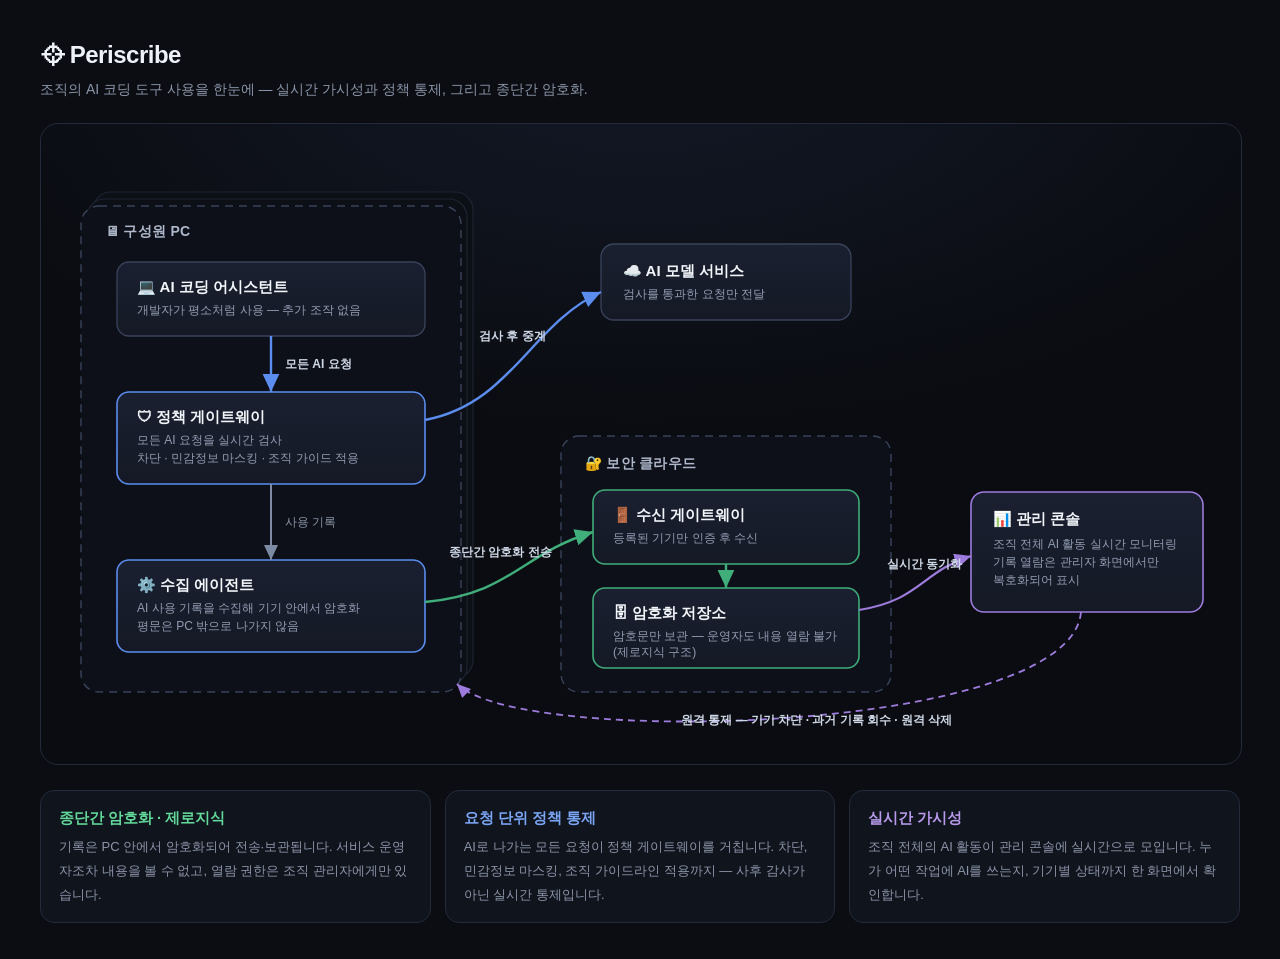
<file: docs/system-overview-public.html>
<!doctype html>
<html lang="ko">
<head>
<meta charset="utf-8">
<meta name="viewport" content="width=device-width, initial-scale=1">
<title>Periscribe — 서비스 아키텍처</title>
<style>
  body{margin:0;background:#0b0d12;color:#eef2f8;font:15px/1.6 -apple-system,Segoe UI,Roboto,'Malgun Gothic',sans-serif;padding:36px 24px}
  .wrap{max-width:1200px;margin:0 auto}
  h1{font-size:24px;margin:0 0 4px;letter-spacing:-.02em}
  .sub{color:#8b95a8;margin:0 0 22px;font-size:14px}
  svg{width:100%;height:auto;background:radial-gradient(1200px 600px at 50% -10%,#141927 0%,#0a0c11 60%);border:1px solid #232a3a;border-radius:18px}
  .node{fill:url(#g-node);stroke:#39435a;stroke-width:1.3}
  .node.core{stroke:#5b8def;stroke-width:1.6}
  .node.secure{stroke:#3fae7a;stroke-width:1.6}
  .node.admin{stroke:#9d7bdc;stroke-width:1.6}
  .ntitle{fill:#f2f5fa;font-weight:700;font-size:15px}
  .nsub{fill:#939db1;font-size:12px}
  .zlabel{fill:#aeb8ca;font-size:14px;font-weight:700;letter-spacing:.02em}
  .zbox{fill:#0d1018;stroke:#39435a;stroke-width:1.4;stroke-dasharray:8 6}
  .zshadow{fill:#0c0f16;stroke:#1d2330;stroke-width:1.2}
  .edge{stroke:#7d8aa3;stroke-width:2;fill:none;marker-end:url(#m-base)}
  .edge.ai{stroke:#5b8def;stroke-width:2.4;marker-end:url(#m-ai)}
  .edge.enc{stroke:#3fae7a;stroke-width:2.4;marker-end:url(#m-enc)}
  .edge.adm{stroke:#9d7bdc;stroke-width:2.2;marker-end:url(#m-adm)}
  .edge.ctl{stroke:#9d7bdc;stroke-width:1.8;stroke-dasharray:7 5;marker-end:url(#m-adm)}
  .el{fill:#cfd8e6;font-size:12px;font-weight:600}
  .el.dim{fill:#8b95a8;font-weight:400;font-size:11.5px}
  .badges{display:grid;grid-template-columns:repeat(3,1fr);gap:14px;margin-top:18px}
  .badge{background:#10141d;border:1px solid #232a3a;border-radius:14px;padding:16px 18px}
  .badge b{display:block;font-size:14.5px;margin-bottom:4px}
  .badge span{color:#8b95a8;font-size:13px}
  .badge.b1 b{color:#62d99a}.badge.b2 b{color:#7ba6f5}.badge.b3 b{color:#b79aec}
  @media (max-width:760px){.badges{grid-template-columns:1fr}}
</style>
</head>
<body>
<div class="wrap">
  <h1>⌖ Periscribe</h1>
  <p class="sub">조직의 AI 코딩 도구 사용을 한눈에 — 실시간 가시성과 정책 통제, 그리고 종단간 암호화.</p>

  <svg viewBox="0 0 1200 640" role="img" aria-label="Periscribe 서비스 아키텍처 (개요)">
    <defs>
      <linearGradient id="g-node" x1="0" y1="0" x2="0" y2="1">
        <stop offset="0" stop-color="#1a2030"/><stop offset="1" stop-color="#141925"/>
      </linearGradient>
      <marker id="m-base" markerWidth="10" markerHeight="10" refX="7.5" refY="3.5" orient="auto"><path d="M0,0 L7.5,3.5 L0,7 Z" fill="#7d8aa3"/></marker>
      <marker id="m-ai" markerWidth="10" markerHeight="10" refX="7.5" refY="3.5" orient="auto"><path d="M0,0 L7.5,3.5 L0,7 Z" fill="#5b8def"/></marker>
      <marker id="m-enc" markerWidth="10" markerHeight="10" refX="7.5" refY="3.5" orient="auto"><path d="M0,0 L7.5,3.5 L0,7 Z" fill="#3fae7a"/></marker>
      <marker id="m-adm" markerWidth="10" markerHeight="10" refX="7.5" refY="3.5" orient="auto"><path d="M0,0 L7.5,3.5 L0,7 Z" fill="#9d7bdc"/></marker>
    </defs>

    <!-- ===== 구성원 PC (×N) ===== -->
    <rect class="zshadow" x="52" y="68" width="380" height="486" rx="18"/>
    <rect class="zshadow" x="46" y="75" width="380" height="486" rx="18"/>
    <rect class="zbox" x="40" y="82" width="380" height="486" rx="18"/>
    <text class="zlabel" x="64" y="112">🖥  구성원 PC</text>

    <rect class="node" x="76" y="138" width="308" height="74" rx="12"/>
    <text class="ntitle" x="96" y="168">💻 AI 코딩 어시스턴트</text>
    <text class="nsub" x="96" y="190">개발자가 평소처럼 사용 — 추가 조작 없음</text>

    <rect class="node core" x="76" y="268" width="308" height="92" rx="12"/>
    <text class="ntitle" x="96" y="298">🛡 정책 게이트웨이</text>
    <text class="nsub" x="96" y="320">모든 AI 요청을 실시간 검사</text>
    <text class="nsub" x="96" y="338">차단 · 민감정보 마스킹 · 조직 가이드 적용</text>

    <rect class="node core" x="76" y="436" width="308" height="92" rx="12"/>
    <text class="ntitle" x="96" y="466">⚙️ 수집 에이전트</text>
    <text class="nsub" x="96" y="488">AI 사용 기록을 수집해 기기 안에서 암호화</text>
    <text class="nsub" x="96" y="506">평문은 PC 밖으로 나가지 않음</text>

    <!-- ===== AI 서비스 ===== -->
    <rect class="node" x="560" y="120" width="250" height="76" rx="13"/>
    <text class="ntitle" x="582" y="152">☁️ AI 모델 서비스</text>
    <text class="nsub" x="582" y="174">검사를 통과한 요청만 전달</text>

    <!-- ===== 보안 클라우드 ===== -->
    <rect class="zbox" x="520" y="312" width="330" height="256" rx="18"/>
    <text class="zlabel" x="544" y="344">🔐  보안 클라우드</text>

    <rect class="node secure" x="552" y="366" width="266" height="74" rx="12"/>
    <text class="ntitle" x="572" y="396">🚪 수신 게이트웨이</text>
    <text class="nsub" x="572" y="418">등록된 기기만 인증 후 수신</text>

    <rect class="node secure" x="552" y="464" width="266" height="80" rx="12"/>
    <text class="ntitle" x="572" y="494">🗄 암호화 저장소</text>
    <text class="nsub" x="572" y="516">암호문만 보관 — 운영자도 내용 열람 불가</text>
    <text class="nsub" x="572" y="532">(제로지식 구조)</text>

    <!-- ===== 관리자 ===== -->
    <rect class="node admin" x="930" y="368" width="232" height="120" rx="13"/>
    <text class="ntitle" x="952" y="400">📊 관리 콘솔</text>
    <text class="nsub" x="952" y="424">조직 전체 AI 활동 실시간 모니터링</text>
    <text class="nsub" x="952" y="442">기록 열람은 관리자 화면에서만</text>
    <text class="nsub" x="952" y="460">복호화되어 표시</text>

    <!-- ===== 흐름 ===== -->
    <!-- 어시스턴트 -> 게이트웨이 -->
    <path class="edge ai" d="M230,212 V268"/>
    <text class="el" x="244" y="244">모든 AI 요청</text>

    <!-- 게이트웨이 <-> AI 서비스 -->
    <path class="edge ai" d="M384,296 C470,280 490,200 560,168"/>
    <text class="el" x="438" y="216">검사 후 중계</text>

    <!-- 게이트웨이 -> 에이전트 (기록) -->
    <path class="edge" d="M230,360 V436"/>
    <text class="el dim" x="244" y="402">사용 기록</text>

    <!-- 에이전트 -> 수신 게이트웨이 (E2EE) -->
    <path class="edge enc" d="M384,478 C470,470 480,430 552,408"/>
    <text class="el" x="408" y="432">종단간 암호화 전송</text>

    <!-- 수신 게이트웨이 -> 저장소 -->
    <path class="edge enc" d="M685,440 V464"/>

    <!-- 저장소 -> 관리 콘솔 -->
    <path class="edge adm" d="M818,486 C880,476 880,448 930,432"/>
    <text class="el" x="846" y="444">실시간 동기화</text>

    <!-- 관리 콘솔 -> PC (원격 통제) -->
    <path class="edge ctl" d="M1040,488 C1030,610 480,624 416,560"/>
    <text class="el" x="640" y="600">원격 통제 — 기기 차단 · 과거 기록 회수 · 원격 삭제</text>
  </svg>

  <div class="badges">
    <div class="badge b1"><b>종단간 암호화 · 제로지식</b><span>기록은 PC 안에서 암호화되어 전송·보관됩니다. 서비스 운영자조차 내용을 볼 수 없고, 열람 권한은 조직 관리자에게만 있습니다.</span></div>
    <div class="badge b2"><b>요청 단위 정책 통제</b><span>AI로 나가는 모든 요청이 정책 게이트웨이를 거칩니다. 차단, 민감정보 마스킹, 조직 가이드라인 적용까지 — 사후 감사가 아닌 실시간 통제입니다.</span></div>
    <div class="badge b3"><b>실시간 가시성</b><span>조직 전체의 AI 활동이 관리 콘솔에 실시간으로 모입니다. 누가 어떤 작업에 AI를 쓰는지, 기기별 상태까지 한 화면에서 확인합니다.</span></div>
  </div>
</div>
</body>
</html>
</file>
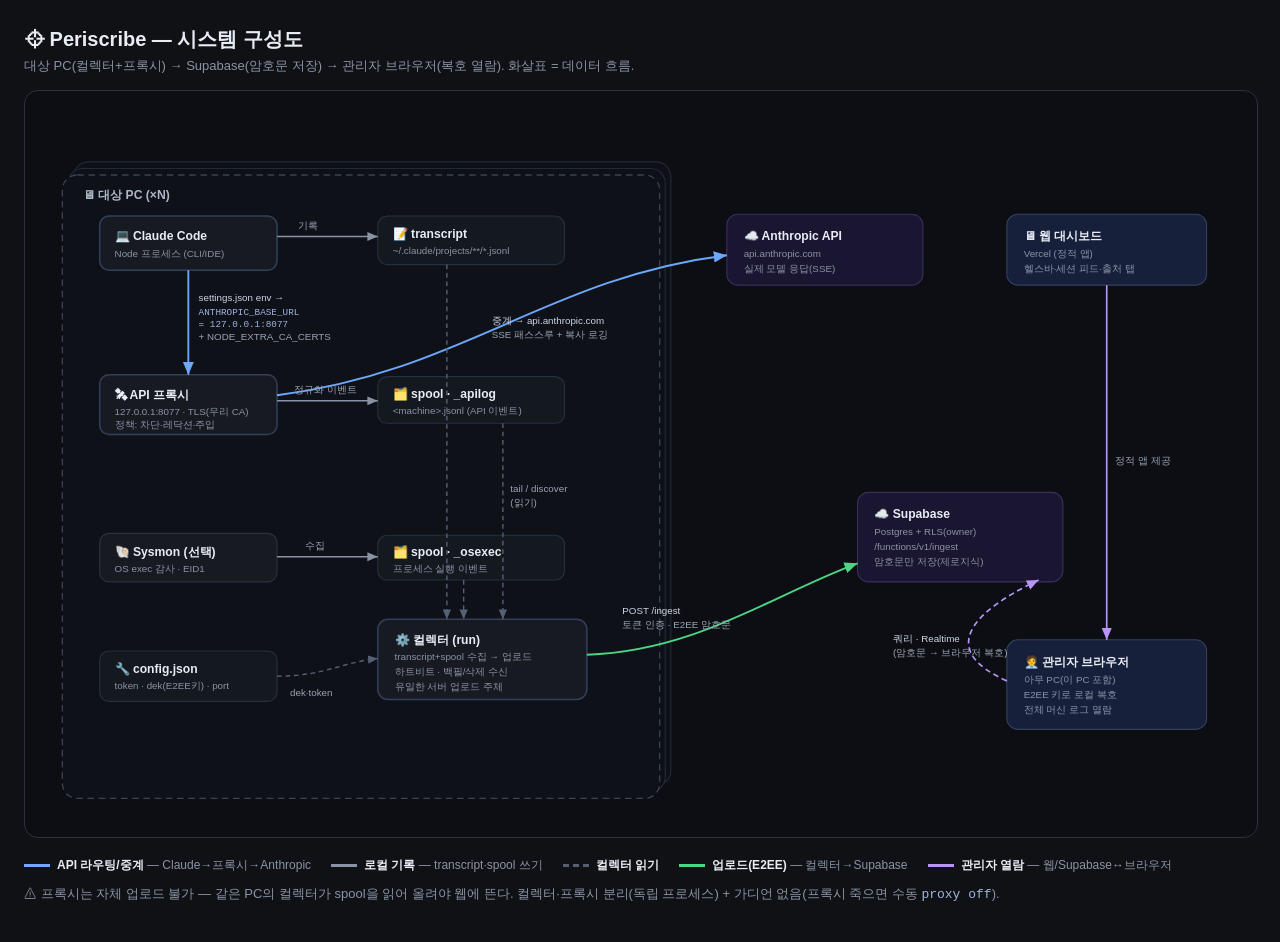
<file: docs/system-overview.html>
<!doctype html>
<html lang="ko">
<head>
<meta charset="utf-8">
<meta name="viewport" content="width=device-width, initial-scale=1">
<title>Periscribe 시스템 구성도</title>
<style>
  body{margin:0;background:#0f1115;color:#e8ecf4;font:14px/1.5 -apple-system,Segoe UI,Roboto,'Malgun Gothic',sans-serif;padding:24px}
  .wrap{max-width:1320px;margin:0 auto}
  h1{font-size:20px;margin:0 0 2px}
  .sub{color:#8a93a6;margin:0 0 14px;font-size:13px}
  svg{width:100%;height:auto;background:#0c0e13;border:1px solid #2b3140;border-radius:14px}
  .node{fill:#171a21;stroke:#2b3140;stroke-width:1.2}
  .node.ext{fill:#16203a;stroke:#33405c}
  .node.cloud{fill:#1a1530;stroke:#3a2f5c}
  .node.file{fill:#14181f;stroke:#26303f}
  .node.hl{stroke:#33405c;stroke-width:1.6}
  .ntitle{fill:#e8ecf4;font-weight:700;font-size:13px}
  .nsub{fill:#8a93a6;font-size:10.5px}
  .pcbox{fill:#0e1118;stroke:#3a4254;stroke-width:1.4;stroke-dasharray:7 5}
  .pcshadow{fill:#0d1016;stroke:#222a37;stroke-width:1.2}
  .pclabel{fill:#aeb7c7;font-size:13px;font-weight:600}
  .edge{stroke:#8a93a6;stroke-width:1.6;fill:none;marker-end:url(#a-mut)}
  .edge.api{stroke:#6ea8fe;stroke-width:2;marker-end:url(#a-api)}
  .edge.read{stroke:#566074;stroke-width:1.5;stroke-dasharray:5 4;marker-end:url(#a-read)}
  .edge.enc{stroke:#4cd585;stroke-width:2;marker-end:url(#a-enc)}
  .edge.adm{stroke:#b794f6;stroke-width:1.8;marker-end:url(#a-adm)}
  .el{fill:#cdd6e5;font-size:10.5px}
  .el.dim{fill:#9aa3b4}
  .mono{font-family:ui-monospace,Consolas,monospace;font-size:10px;fill:#9fb4dd}
  .legend{display:flex;gap:20px;flex-wrap:wrap;color:#8a93a6;font-size:12px;margin-top:12px}
  .legend b{color:#e8ecf4;font-weight:600}
  .ln{display:inline-block;width:26px;height:0;border-top-width:3px;border-top-style:solid;vertical-align:middle;margin-right:7px}
</style>
</head>
<body>
<div class="wrap">
  <h1>⌖ Periscribe — 시스템 구성도</h1>
  <p class="sub">대상 PC(컬렉터+프록시) → Supabase(암호문 저장) → 관리자 브라우저(복호 열람). 화살표 = 데이터 흐름.</p>

  <svg viewBox="0 0 1320 800" role="img" aria-label="Periscribe 시스템 토폴로지">
    <defs>
      <marker id="a-mut" markerWidth="9" markerHeight="9" refX="7" refY="3" orient="auto"><path d="M0,0 L7,3 L0,6 Z" fill="#8a93a6"/></marker>
      <marker id="a-api" markerWidth="9" markerHeight="9" refX="7" refY="3" orient="auto"><path d="M0,0 L7,3 L0,6 Z" fill="#6ea8fe"/></marker>
      <marker id="a-read" markerWidth="9" markerHeight="9" refX="7" refY="3" orient="auto"><path d="M0,0 L7,3 L0,6 Z" fill="#566074"/></marker>
      <marker id="a-enc" markerWidth="9" markerHeight="9" refX="7" refY="3" orient="auto"><path d="M0,0 L7,3 L0,6 Z" fill="#4cd585"/></marker>
      <marker id="a-adm" markerWidth="9" markerHeight="9" refX="7" refY="3" orient="auto"><path d="M0,0 L7,3 L0,6 Z" fill="#b794f6"/></marker>
    </defs>

    <!-- ===== 대상 PC 컨테이너 (×N 스택) ===== -->
    <rect class="pcshadow" x="52" y="76" width="640" height="668" rx="16"/>
    <rect class="pcshadow" x="46" y="83" width="640" height="668" rx="16"/>
    <rect class="pcbox" x="40" y="90" width="640" height="668" rx="16"/>
    <text class="pclabel" x="62" y="116">🖥  대상 PC  (×N)</text>

    <!-- ===== 노드: PC 내부 ===== -->
    <!-- Claude Code -->
    <rect class="node hl" x="80" y="134" width="190" height="58" rx="10"/>
    <text class="ntitle" x="96" y="160">💻 Claude Code</text>
    <text class="nsub" x="96" y="178">Node 프로세스 (CLI/IDE)</text>

    <!-- API Proxy -->
    <rect class="node hl" x="80" y="304" width="190" height="64" rx="10"/>
    <text class="ntitle" x="96" y="330">🛰 API 프록시</text>
    <text class="nsub" x="96" y="347">127.0.0.1:8077 · TLS(우리 CA)</text>
    <text class="nsub" x="96" y="361">정책: 차단·레닥션·주입</text>

    <!-- Sysmon -->
    <rect class="node" x="80" y="474" width="190" height="52" rx="10"/>
    <text class="ntitle" x="96" y="498">🐚 Sysmon (선택)</text>
    <text class="nsub" x="96" y="515">OS exec 감사 · EID1</text>

    <!-- config.json -->
    <rect class="node file" x="80" y="600" width="190" height="54" rx="10"/>
    <text class="ntitle" x="96" y="624">🔧 config.json</text>
    <text class="nsub" x="96" y="641">token · dek(E2EE키) · port</text>

    <!-- transcript files -->
    <rect class="node file" x="378" y="134" width="200" height="52" rx="10"/>
    <text class="ntitle" x="394" y="158">📝 transcript</text>
    <text class="nsub" x="394" y="175">~/.claude/projects/**/*.jsonl</text>

    <!-- spool apilog -->
    <rect class="node file" x="378" y="306" width="200" height="50" rx="10"/>
    <text class="ntitle" x="394" y="329">🗂️ spool · _apilog</text>
    <text class="nsub" x="394" y="346">&lt;machine&gt;.jsonl (API 이벤트)</text>

    <!-- spool osexec -->
    <rect class="node file" x="378" y="476" width="200" height="48" rx="10"/>
    <text class="ntitle" x="394" y="498">🗂️ spool · _osexec</text>
    <text class="nsub" x="394" y="515">프로세스 실행 이벤트</text>

    <!-- Collector -->
    <rect class="node hl" x="378" y="566" width="224" height="86" rx="11"/>
    <text class="ntitle" x="396" y="592">⚙️ 컬렉터 (run)</text>
    <text class="nsub" x="396" y="610">transcript+spool 수집 → 업로드</text>
    <text class="nsub" x="396" y="626">하트비트 · 백필/삭제 수신</text>
    <text class="nsub" x="396" y="642">유일한 서버 업로드 주체</text>

    <!-- ===== 노드: 외부 ===== -->
    <!-- Anthropic API -->
    <rect class="node cloud" x="752" y="132" width="210" height="76" rx="12"/>
    <text class="ntitle" x="770" y="160">☁️ Anthropic API</text>
    <text class="nsub" x="770" y="178">api.anthropic.com</text>
    <text class="nsub" x="770" y="194">실제 모델 응답(SSE)</text>

    <!-- Web Vercel -->
    <rect class="node ext" x="1052" y="132" width="214" height="76" rx="12"/>
    <text class="ntitle" x="1070" y="160">🖥 웹 대시보드</text>
    <text class="nsub" x="1070" y="178">Vercel (정적 앱)</text>
    <text class="nsub" x="1070" y="194">헬스바·세션 피드·출처 탭</text>

    <!-- Supabase -->
    <rect class="node cloud" x="892" y="430" width="220" height="96" rx="12"/>
    <text class="ntitle" x="910" y="458">☁️ Supabase</text>
    <text class="nsub" x="910" y="476">Postgres + RLS(owner)</text>
    <text class="nsub" x="910" y="492">/functions/v1/ingest</text>
    <text class="nsub" x="910" y="508">암호문만 저장(제로지식)</text>

    <!-- Admin -->
    <rect class="node ext" x="1052" y="588" width="214" height="96" rx="12"/>
    <text class="ntitle" x="1070" y="616">🧑‍💼 관리자 브라우저</text>
    <text class="nsub" x="1070" y="634">아무 PC(이 PC 포함)</text>
    <text class="nsub" x="1070" y="650">E2EE 키로 로컬 복호</text>
    <text class="nsub" x="1070" y="666">전체 머신 로그 열람</text>

    <!-- ===== 연결선 ===== -->
    <!-- Claude -> Proxy (라우팅) -->
    <path class="edge api" d="M175,192 V304"/>
    <text class="el" x="186" y="225">settings.json env →</text>
    <text class="mono" x="186" y="240">ANTHROPIC_BASE_URL</text>
    <text class="mono" x="186" y="253">= 127.0.0.1:8077</text>
    <text class="el dim" x="186" y="267">+ NODE_EXTRA_CA_CERTS</text>

    <!-- Proxy -> Anthropic (중계) -->
    <path class="edge api" d="M270,326 C470,300 560,200 752,176"/>
    <text class="el" x="500" y="250">중계 → api.anthropic.com</text>
    <text class="el dim" x="500" y="265">SSE 패스스루 + 복사 로깅</text>

    <!-- Claude -> transcript -->
    <path class="edge" d="M270,156 H378"/>
    <text class="el dim" x="292" y="148">기록</text>

    <!-- Proxy -> spool apilog -->
    <path class="edge" d="M270,332 H378"/>
    <text class="el dim" x="288" y="324">정규화 이벤트</text>

    <!-- Sysmon -> spool osexec -->
    <path class="edge" d="M270,499 H378"/>
    <text class="el dim" x="300" y="491">수집</text>

    <!-- transcript -> Collector (read) -->
    <path class="edge read" d="M452,186 V566"/>
    <!-- spool apilog -> Collector (read) -->
    <path class="edge read" d="M512,356 V566"/>
    <!-- osexec -> Collector (read) -->
    <path class="edge read" d="M470,524 V566"/>
    <text class="el dim" x="520" y="430">tail / discover</text>
    <text class="el dim" x="520" y="445">(읽기)</text>

    <!-- config -> Collector (read) -->
    <path class="edge read" d="M270,627 C320,627 340,612 378,608"/>
    <text class="el dim" x="284" y="648">dek·token</text>

    <!-- Collector -> Supabase (ingest, E2EE) -->
    <path class="edge enc" d="M602,604 C720,600 800,540 892,506"/>
    <text class="el" x="640" y="560">POST /ingest</text>
    <text class="el dim" x="640" y="575">토큰 인증 · E2EE 암호문</text>

    <!-- Web -> Admin (앱 제공) -->
    <path class="edge adm" d="M1159,208 V588"/>
    <text class="el dim" x="1168" y="400">정적 앱 제공</text>

    <!-- Admin <-> Supabase (데이터/복호) -->
    <path class="edge adm" d="M1052,632 C980,600 1010,560 1086,524" stroke-dasharray="6 4"/>
    <text class="el" x="930" y="590">쿼리 · Realtime</text>
    <text class="el dim" x="930" y="605">(암호문 → 브라우저 복호)</text>
  </svg>

  <div class="legend">
    <span><span class="ln" style="border-color:#6ea8fe"></span><b>API 라우팅/중계</b> — Claude→프록시→Anthropic</span>
    <span><span class="ln" style="border-color:#8a93a6"></span><b>로컬 기록</b> — transcript·spool 쓰기</span>
    <span><span class="ln" style="border-color:#566074;border-top-style:dashed"></span><b>컬렉터 읽기</b></span>
    <span><span class="ln" style="border-color:#4cd585"></span><b>업로드(E2EE)</b> — 컬렉터→Supabase</span>
    <span><span class="ln" style="border-color:#b794f6"></span><b>관리자 열람</b> — 웹/Supabase↔브라우저</span>
  </div>
  <p class="sub" style="margin-top:10px">⚠ 프록시는 자체 업로드 불가 — 같은 PC의 컬렉터가 spool을 읽어 올려야 웹에 뜬다. 컬렉터·프록시 분리(독립 프로세스) + 가디언 없음(프록시 죽으면 수동 <code style="color:#9fb4dd">proxy off</code>).</p>
</div>
</body>
</html>
</file>
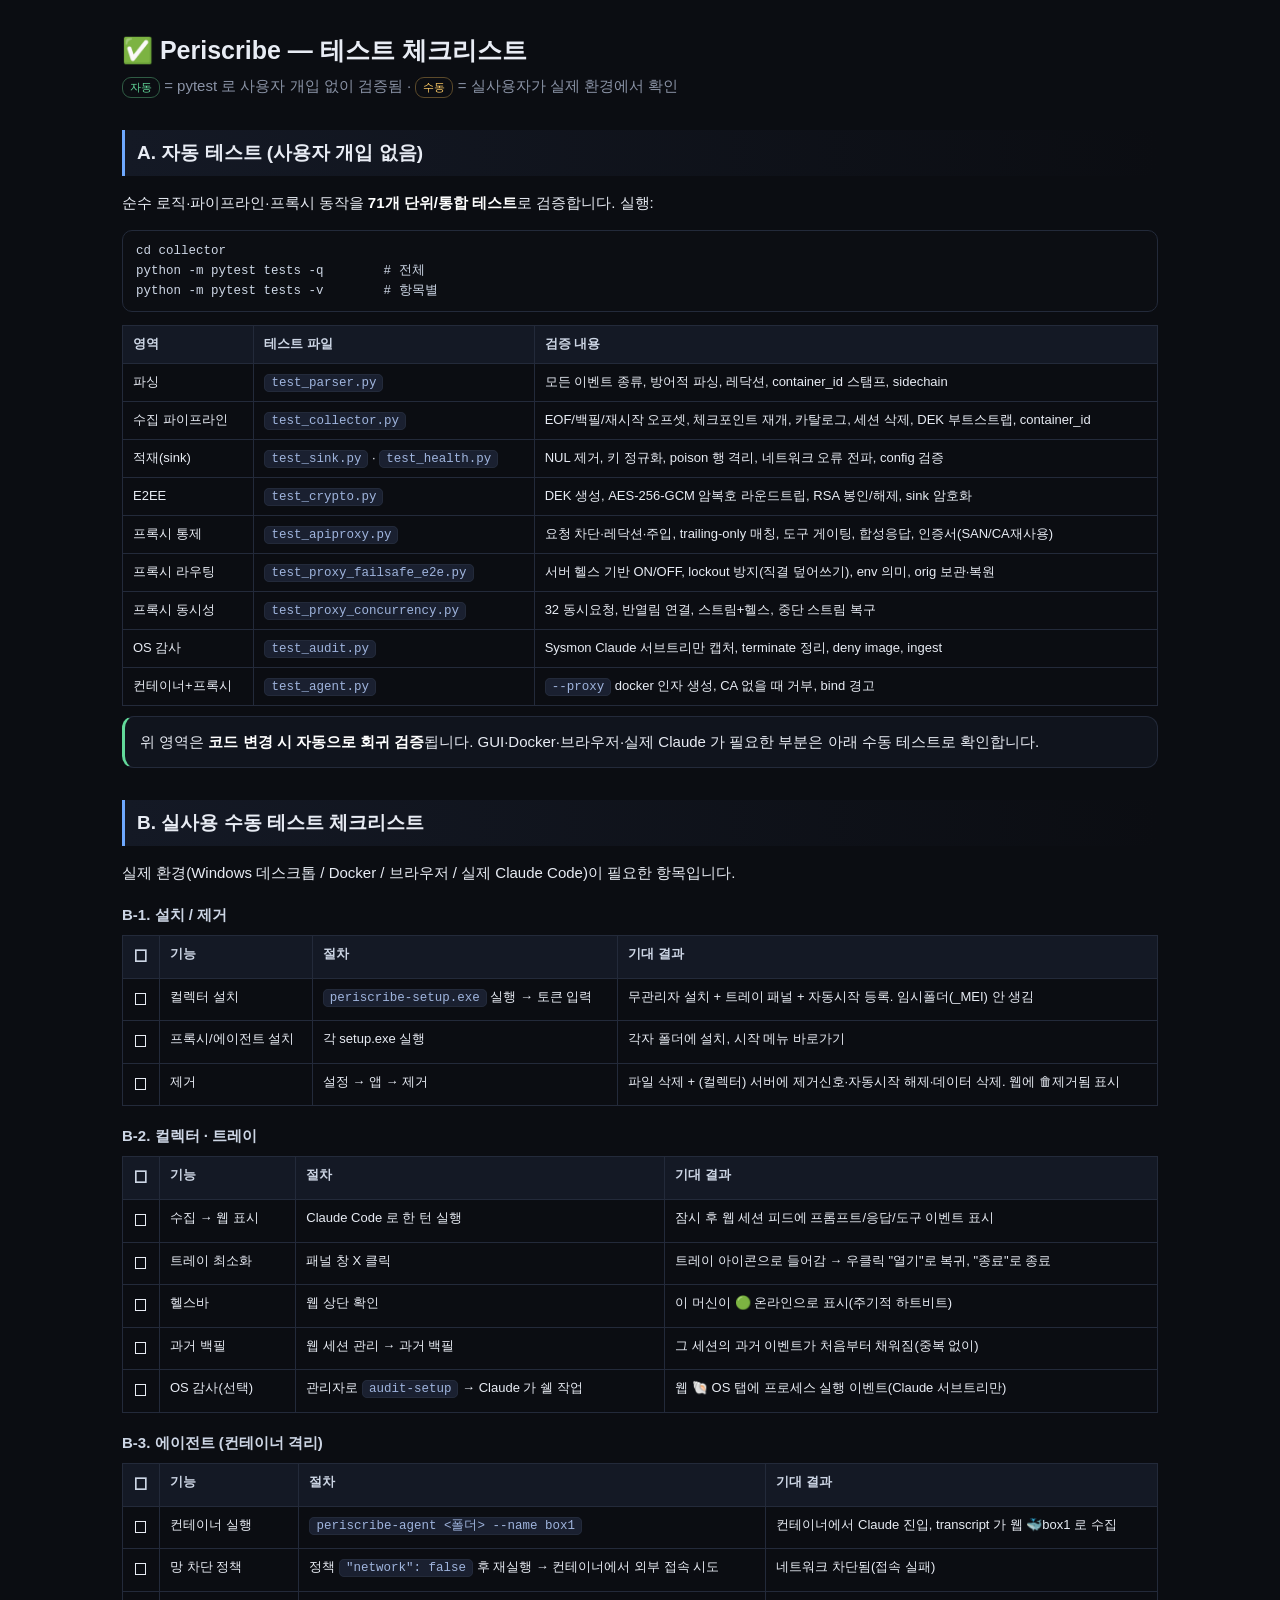
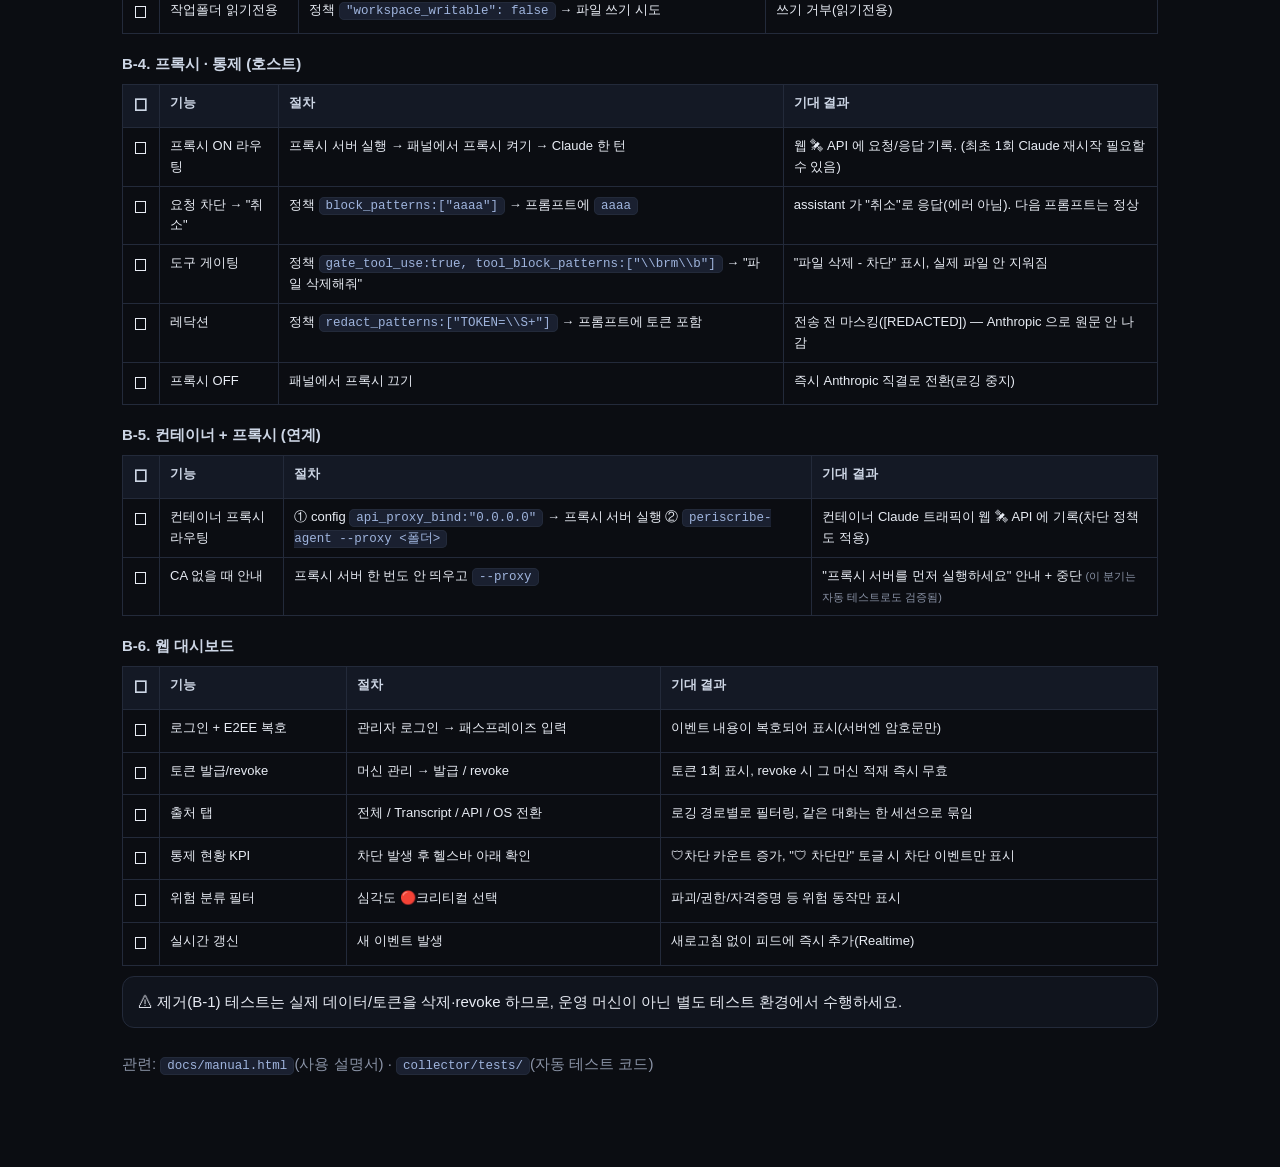
<file: docs/test-checklist.html>
<!doctype html>
<html lang="ko">
<head>
<meta charset="utf-8">
<meta name="viewport" content="width=device-width, initial-scale=1">
<title>Periscribe — 테스트 체크리스트</title>
<style>
  :root{--bg:#0b0d12;--panel:#10141d;--bd:#232a3a;--tx:#e8ecf4;--mut:#8a93a6;--acc:#6ea8fe;--ok:#62d99a;--warn:#ffcc66;--err:#ff6b6b}
  *{box-sizing:border-box}
  body{margin:0;background:var(--bg);color:var(--tx);font:15px/1.6 -apple-system,Segoe UI,Roboto,'Malgun Gothic',sans-serif}
  .wrap{max-width:1080px;margin:0 auto;padding:30px 22px 80px}
  h1{font-size:25px;margin:0 0 4px}
  .sub{color:var(--mut);margin:0 0 14px}
  h2{font-size:19px;margin:32px 0 8px;padding:8px 0 8px 12px;border-left:3px solid var(--acc);background:linear-gradient(90deg,#141925,transparent)}
  h3{font-size:15px;margin:18px 0 6px;color:#cdd6e5}
  code{background:#1a2030;border:1px solid var(--bd);border-radius:5px;padding:1px 6px;font-family:ui-monospace,Consolas,monospace;font-size:12.5px;color:#9fb4dd}
  pre{background:#0c0e13;border:1px solid var(--bd);border-radius:10px;padding:10px 13px;overflow:auto;font-family:ui-monospace,Consolas,monospace;font-size:12.5px;color:#cdd6e5}
  table{border-collapse:collapse;width:100%;margin:8px 0;font-size:13px}
  th,td{border:1px solid var(--bd);padding:8px 10px;text-align:left;vertical-align:top}
  th{background:#141925;color:#cdd6e5}
  .chk{width:34px;text-align:center;font-size:16px}
  .tag{display:inline-block;font-size:10.5px;border-radius:9px;padding:1px 7px;border:1px solid var(--bd);white-space:nowrap}
  .auto{color:var(--ok);border-color:#2f5c44}.manual{color:var(--warn);border-color:#5c4a2a}
  .box{background:var(--panel);border:1px solid var(--bd);border-radius:12px;padding:13px 15px;margin:10px 0}
  .ok{border-left:3px solid var(--ok)}
  b{color:#fff}
  td small{color:var(--mut)}
</style>
</head>
<body>
<div class="wrap">
  <h1>✅ Periscribe — 테스트 체크리스트</h1>
  <p class="sub"><span class="tag auto">자동</span> = pytest 로 사용자 개입 없이 검증됨 · <span class="tag manual">수동</span> = 실사용자가 실제 환경에서 확인</p>

  <h2>A. 자동 테스트 (사용자 개입 없음)</h2>
  <p>순수 로직·파이프라인·프록시 동작을 <b>71개 단위/통합 테스트</b>로 검증합니다. 실행:</p>
  <pre>cd collector
python -m pytest tests -q        # 전체
python -m pytest tests -v        # 항목별</pre>
  <table>
    <tr><th>영역</th><th>테스트 파일</th><th>검증 내용</th></tr>
    <tr><td>파싱</td><td><code>test_parser.py</code></td><td>모든 이벤트 종류, 방어적 파싱, 레닥션, container_id 스탬프, sidechain</td></tr>
    <tr><td>수집 파이프라인</td><td><code>test_collector.py</code></td><td>EOF/백필/재시작 오프셋, 체크포인트 재개, 카탈로그, 세션 삭제, DEK 부트스트랩, container_id</td></tr>
    <tr><td>적재(sink)</td><td><code>test_sink.py</code> · <code>test_health.py</code></td><td>NUL 제거, 키 정규화, poison 행 격리, 네트워크 오류 전파, config 검증</td></tr>
    <tr><td>E2EE</td><td><code>test_crypto.py</code></td><td>DEK 생성, AES-256-GCM 암복호 라운드트립, RSA 봉인/해제, sink 암호화</td></tr>
    <tr><td>프록시 통제</td><td><code>test_apiproxy.py</code></td><td>요청 차단·레닥션·주입, trailing-only 매칭, 도구 게이팅, 합성응답, 인증서(SAN/CA재사용)</td></tr>
    <tr><td>프록시 라우팅</td><td><code>test_proxy_failsafe_e2e.py</code></td><td>서버 헬스 기반 ON/OFF, lockout 방지(직결 덮어쓰기), env 의미, orig 보관·복원</td></tr>
    <tr><td>프록시 동시성</td><td><code>test_proxy_concurrency.py</code></td><td>32 동시요청, 반열림 연결, 스트림+헬스, 중단 스트림 복구</td></tr>
    <tr><td>OS 감사</td><td><code>test_audit.py</code></td><td>Sysmon Claude 서브트리만 캡처, terminate 정리, deny image, ingest</td></tr>
    <tr><td>컨테이너+프록시</td><td><code>test_agent.py</code></td><td><code>--proxy</code> docker 인자 생성, CA 없을 때 거부, bind 경고</td></tr>
  </table>
  <div class="box ok">위 영역은 <b>코드 변경 시 자동으로 회귀 검증</b>됩니다. GUI·Docker·브라우저·실제 Claude 가 필요한 부분은 아래 수동 테스트로 확인합니다.</div>

  <h2>B. 실사용 수동 테스트 체크리스트</h2>
  <p>실제 환경(Windows 데스크톱 / Docker / 브라우저 / 실제 Claude Code)이 필요한 항목입니다.</p>

  <h3>B-1. 설치 / 제거</h3>
  <table>
    <tr><th class="chk">☐</th><th>기능</th><th>절차</th><th>기대 결과</th></tr>
    <tr><td class="chk">☐</td><td>컬렉터 설치</td><td><code>periscribe-setup.exe</code> 실행 → 토큰 입력</td><td>무관리자 설치 + 트레이 패널 + 자동시작 등록. 임시폴더(_MEI) 안 생김</td></tr>
    <tr><td class="chk">☐</td><td>프록시/에이전트 설치</td><td>각 setup.exe 실행</td><td>각자 폴더에 설치, 시작 메뉴 바로가기</td></tr>
    <tr><td class="chk">☐</td><td>제거</td><td>설정 → 앱 → 제거</td><td>파일 삭제 + (컬렉터) 서버에 제거신호·자동시작 해제·데이터 삭제. 웹에 🗑제거됨 표시</td></tr>
  </table>

  <h3>B-2. 컬렉터 · 트레이</h3>
  <table>
    <tr><th class="chk">☐</th><th>기능</th><th>절차</th><th>기대 결과</th></tr>
    <tr><td class="chk">☐</td><td>수집 → 웹 표시</td><td>Claude Code 로 한 턴 실행</td><td>잠시 후 웹 세션 피드에 프롬프트/응답/도구 이벤트 표시</td></tr>
    <tr><td class="chk">☐</td><td>트레이 최소화</td><td>패널 창 X 클릭</td><td>트레이 아이콘으로 들어감 → 우클릭 "열기"로 복귀, "종료"로 종료</td></tr>
    <tr><td class="chk">☐</td><td>헬스바</td><td>웹 상단 확인</td><td>이 머신이 🟢 온라인으로 표시(주기적 하트비트)</td></tr>
    <tr><td class="chk">☐</td><td>과거 백필</td><td>웹 세션 관리 → 과거 백필</td><td>그 세션의 과거 이벤트가 처음부터 채워짐(중복 없이)</td></tr>
    <tr><td class="chk">☐</td><td>OS 감사(선택)</td><td>관리자로 <code>audit-setup</code> → Claude 가 쉘 작업</td><td>웹 🐚 OS 탭에 프로세스 실행 이벤트(Claude 서브트리만)</td></tr>
  </table>

  <h3>B-3. 에이전트 (컨테이너 격리)</h3>
  <table>
    <tr><th class="chk">☐</th><th>기능</th><th>절차</th><th>기대 결과</th></tr>
    <tr><td class="chk">☐</td><td>컨테이너 실행</td><td><code>periscribe-agent &lt;폴더&gt; --name box1</code></td><td>컨테이너에서 Claude 진입, transcript 가 웹 🐳box1 로 수집</td></tr>
    <tr><td class="chk">☐</td><td>망 차단 정책</td><td>정책 <code>"network": false</code> 후 재실행 → 컨테이너에서 외부 접속 시도</td><td>네트워크 차단됨(접속 실패)</td></tr>
    <tr><td class="chk">☐</td><td>작업폴더 읽기전용</td><td>정책 <code>"workspace_writable": false</code> → 파일 쓰기 시도</td><td>쓰기 거부(읽기전용)</td></tr>
  </table>

  <h3>B-4. 프록시 · 통제 (호스트)</h3>
  <table>
    <tr><th class="chk">☐</th><th>기능</th><th>절차</th><th>기대 결과</th></tr>
    <tr><td class="chk">☐</td><td>프록시 ON 라우팅</td><td>프록시 서버 실행 → 패널에서 프록시 켜기 → Claude 한 턴</td><td>웹 🛰 API 에 요청/응답 기록. (최초 1회 Claude 재시작 필요할 수 있음)</td></tr>
    <tr><td class="chk">☐</td><td>요청 차단 → "취소"</td><td>정책 <code>block_patterns:["aaaa"]</code> → 프롬프트에 <code>aaaa</code></td><td>assistant 가 "취소"로 응답(에러 아님). 다음 프롬프트는 정상</td></tr>
    <tr><td class="chk">☐</td><td>도구 게이팅</td><td>정책 <code>gate_tool_use:true, tool_block_patterns:["\\brm\\b"]</code> → "파일 삭제해줘"</td><td>"파일 삭제 - 차단" 표시, 실제 파일 안 지워짐</td></tr>
    <tr><td class="chk">☐</td><td>레닥션</td><td>정책 <code>redact_patterns:["TOKEN=\\S+"]</code> → 프롬프트에 토큰 포함</td><td>전송 전 마스킹([REDACTED]) — Anthropic 으로 원문 안 나감</td></tr>
    <tr><td class="chk">☐</td><td>프록시 OFF</td><td>패널에서 프록시 끄기</td><td>즉시 Anthropic 직결로 전환(로깅 중지)</td></tr>
  </table>

  <h3>B-5. 컨테이너 + 프록시 (연계)</h3>
  <table>
    <tr><th class="chk">☐</th><th>기능</th><th>절차</th><th>기대 결과</th></tr>
    <tr><td class="chk">☐</td><td>컨테이너 프록시 라우팅</td><td>① config <code>api_proxy_bind:"0.0.0.0"</code> → 프록시 서버 실행 ② <code>periscribe-agent --proxy &lt;폴더&gt;</code></td><td>컨테이너 Claude 트래픽이 웹 🛰 API 에 기록(차단 정책도 적용)</td></tr>
    <tr><td class="chk">☐</td><td>CA 없을 때 안내</td><td>프록시 서버 한 번도 안 띄우고 <code>--proxy</code></td><td>"프록시 서버를 먼저 실행하세요" 안내 + 중단 <small>(이 분기는 자동 테스트로도 검증됨)</small></td></tr>
  </table>

  <h3>B-6. 웹 대시보드</h3>
  <table>
    <tr><th class="chk">☐</th><th>기능</th><th>절차</th><th>기대 결과</th></tr>
    <tr><td class="chk">☐</td><td>로그인 + E2EE 복호</td><td>관리자 로그인 → 패스프레이즈 입력</td><td>이벤트 내용이 복호되어 표시(서버엔 암호문만)</td></tr>
    <tr><td class="chk">☐</td><td>토큰 발급/revoke</td><td>머신 관리 → 발급 / revoke</td><td>토큰 1회 표시, revoke 시 그 머신 적재 즉시 무효</td></tr>
    <tr><td class="chk">☐</td><td>출처 탭</td><td>전체 / Transcript / API / OS 전환</td><td>로깅 경로별로 필터링, 같은 대화는 한 세션으로 묶임</td></tr>
    <tr><td class="chk">☐</td><td>통제 현황 KPI</td><td>차단 발생 후 헬스바 아래 확인</td><td>🛡차단 카운트 증가, "🛡 차단만" 토글 시 차단 이벤트만 표시</td></tr>
    <tr><td class="chk">☐</td><td>위험 분류 필터</td><td>심각도 🔴크리티컬 선택</td><td>파괴/권한/자격증명 등 위험 동작만 표시</td></tr>
    <tr><td class="chk">☐</td><td>실시간 갱신</td><td>새 이벤트 발생</td><td>새로고침 없이 피드에 즉시 추가(Realtime)</td></tr>
  </table>

  <div class="box">⚠ 제거(B-1) 테스트는 실제 데이터/토큰을 삭제·revoke 하므로, 운영 머신이 아닌 별도 테스트 환경에서 수행하세요.</div>

  <p class="sub" style="margin-top:24px">관련: <code>docs/manual.html</code>(사용 설명서) · <code>collector/tests/</code>(자동 테스트 코드)</p>
</div>
</body>
</html>
</file>
